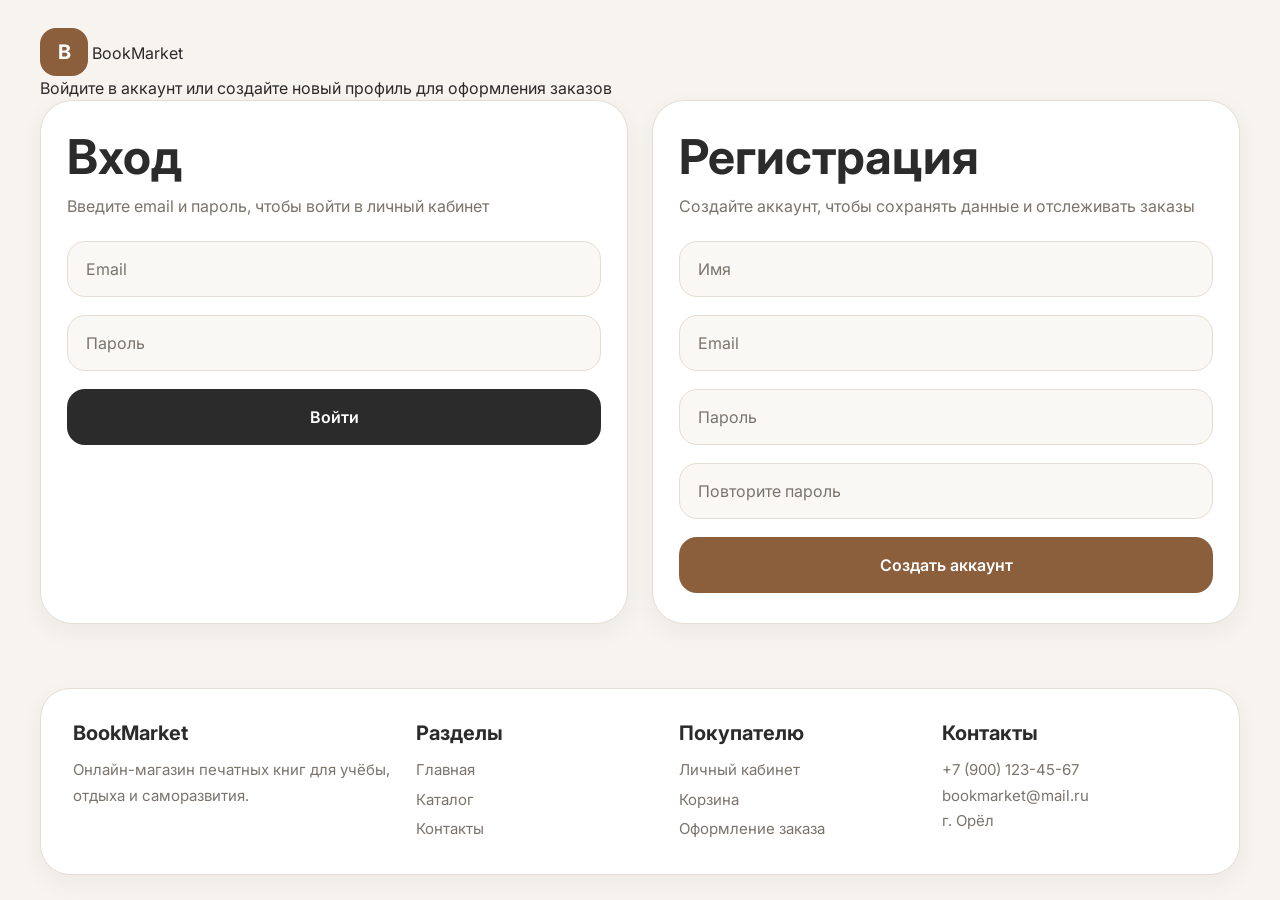
<file: account.html>
<!DOCTYPE html>

<html lang="ru">

<head>
    <meta charset="utf-8" />
    <meta content="width=device-width, initial-scale=1.0" name="viewport" />
    <meta content="Вход и регистрация в интернет-магазине BookMarket." name="description" />
    <title>Вход / Регистрация - BookMarket</title>
    <link href="https://fonts.googleapis.com" rel="preconnect" />
    <link crossorigin="" href="https://fonts.gstatic.com" rel="preconnect" />
    <link
        href="https://fonts.googleapis.com/css2?family=Inter:ital,opsz,wght@0,14..32,100..900;1,14..32,100..900&amp;display=swap"
        rel="stylesheet" />
    <link href="css/normalize.css" rel="stylesheet" />
    <link href="css/style.css" rel="stylesheet" />
</head>

<body class="page">
    <main class="main auth-main">
        <section class="auth-page">
            <div class="container">
                <div class="auth-page__intro">
                    <a aria-label="BookMarket — перейти на главную" class="auth-brand" href="index.html">
                        <span class="logo__icon">B</span>
                        <span class="auth-brand__text">BookMarket</span>
                    </a>
                    <p class="auth-page__description">
                        Войдите в аккаунт или создайте новый профиль для оформления заказов
                    </p>
                </div>
                <div class="auth-page__grid">
                    <section aria-labelledby="login-title" class="auth-card">
                        <h1 class="auth-card__title" id="login-title">Вход</h1>
                        <p class="auth-card__subtitle">
                            Введите email и пароль, чтобы войти в личный кабинет
                        </p>
                        <form action="#" class="auth-form" method="post">
                            <label class="visually-hidden" for="login-email">Email</label>
                            <input autocomplete="email" class="auth-form__input" id="login-email" name="email"
                                placeholder="Email" required="" type="email" />
                            <label class="visually-hidden" for="login-password">Пароль</label>
                            <input autocomplete="current-password" class="auth-form__input" id="login-password"
                                name="password" placeholder="Пароль" required="" type="password" />
                            <button class="auth-form__button auth-form__button--dark" type="submit">
                                Войти
                            </button>
                        </form>
                    </section>
                    <section aria-labelledby="register-title" class="auth-card">
                        <h2 class="auth-card__title" id="register-title">Регистрация</h2>
                        <p class="auth-card__subtitle">
                            Создайте аккаунт, чтобы сохранять данные и отслеживать заказы
                        </p>
                        <form action="#" class="auth-form" method="post">
                            <label class="visually-hidden" for="register-name">Имя</label>
                            <input autocomplete="name" class="auth-form__input" id="register-name" name="name"
                                placeholder="Имя" required="" type="text" />
                            <label class="visually-hidden" for="register-email">Email</label>
                            <input autocomplete="email" class="auth-form__input" id="register-email" name="email"
                                placeholder="Email" required="" type="email" />
                            <label class="visually-hidden" for="register-password">Пароль</label>
                            <input autocomplete="new-password" class="auth-form__input" id="register-password"
                                name="password" placeholder="Пароль" required="" type="password" />
                            <label class="visually-hidden" for="register-password-repeat">Повторите пароль</label>
                            <input autocomplete="new-password" class="auth-form__input" id="register-password-repeat"
                                name="password-repeat" placeholder="Повторите пароль" required="" type="password" />
                            <button class="auth-form__button auth-form__button--accent" type="submit">
                                Создать аккаунт
                            </button>
                        </form>
                    </section>
                </div>
            </div>
        </section>
    </main>
    <footer class="footer auth-footer">
        <div class="container">
            <div class="footer__container">
                <div class="footer__column">
                    <h3 class="footer__title">BookMarket</h3>
                    <p class="footer__text">
                        Онлайн-магазин печатных книг для учёбы, отдыха и саморазвития.
                    </p>
                </div>
                <div class="footer__column">
                    <h3 class="footer__title">Разделы</h3>
                    <ul class="footer__list">
                        <li class="footer__item">
                            <a class="footer__link" href="index.html">Главная</a>
                        </li>
                        <li class="footer__item">
                            <a class="footer__link" href="catalog.html">Каталог</a>
                        </li>
                        <li class="footer__item">
                            <a class="footer__link" href="contacts.php">Контакты</a>
                        </li>
                    </ul>
                </div>
                <div class="footer__column">
                    <h3 class="footer__title">Покупателю</h3>
                    <ul class="footer__list">
                        <li class="footer__item">
                            <a class="footer__link js-account-link" href="profile.html">Личный кабинет</a>
                        </li>
                        <li class="footer__item">
                            <a class="footer__link" href="cart.html">Корзина</a>
                        </li>
                        <li class="footer__item">
                            <a class="footer__link js-checkout-link" href="checkout.html">Оформление заказа</a>
                        </li>
                    </ul>
                </div>
                <div class="footer__column">
                    <h3 class="footer__title">Контакты</h3>
                    <address class="footer__address">
                        <a class="footer__link" href="tel:+79001234567">+7 (900) 123-45-67</a><br />
                        <a class="footer__link" href="mailto:bookmarket@mail.ru">bookmarket@mail.ru</a><br />
                        г. Орёл
                    </address>
                </div>
            </div>
        </div>
    </footer>
    <script src="js/books-data.js"></script>
    <script src="js/main.js"></script>
</body>

</html>
</file>
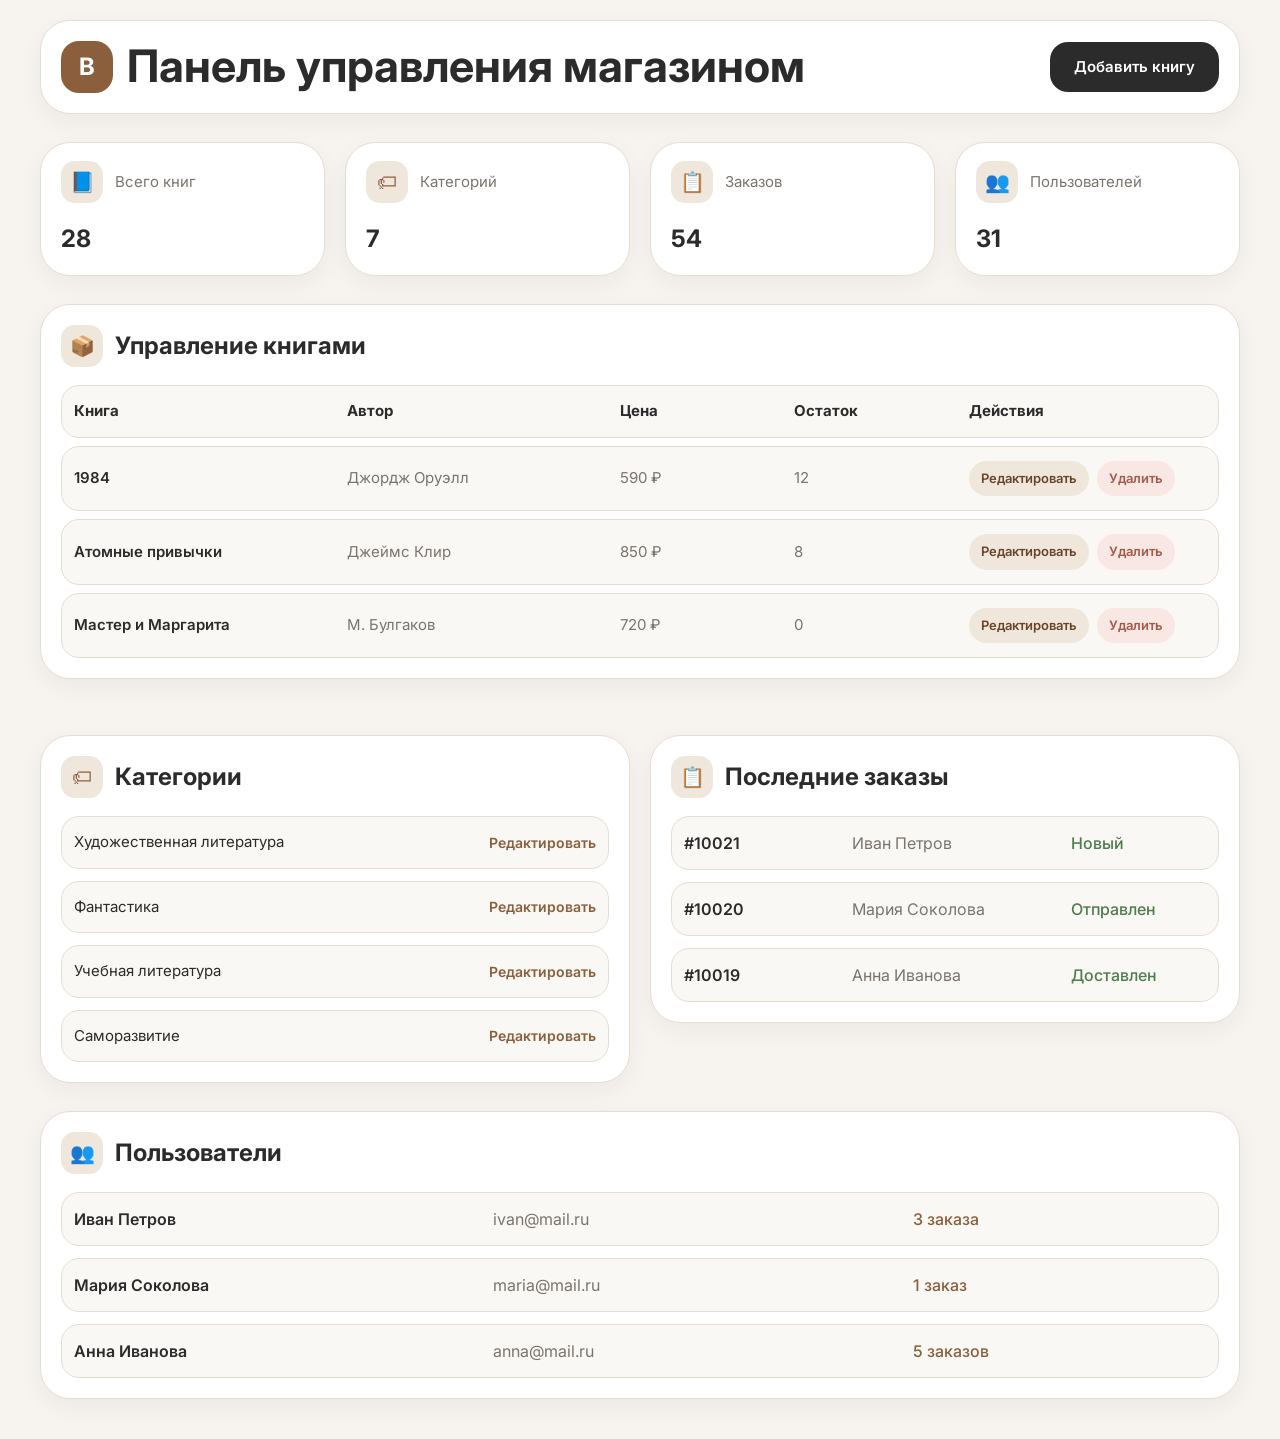
<file: admin.html>
<!DOCTYPE html>

<html lang="ru">

<head>
    <meta charset="utf-8" />
    <meta content="width=device-width, initial-scale=1.0" name="viewport" />
    <meta content="Админ-панель интернет-магазина BookMarket." name="description" />
    <title>Админ-панель - BookMarket</title>
    <link href="https://fonts.googleapis.com" rel="preconnect" />
    <link crossorigin="" href="https://fonts.gstatic.com" rel="preconnect" />
    <link
        href="https://fonts.googleapis.com/css2?family=Inter:ital,opsz,wght@0,14..32,100..900;1,14..32,100..900&amp;display=swap"
        rel="stylesheet" />
    <link href="css/normalize.css" rel="stylesheet" />
    <link href="css/style.css" rel="stylesheet" />
</head>

<body class="page">
    <main class="main admin-page">
        <div class="container">
            <section aria-labelledby="admin-title" class="admin-topbar">
                <div class="admin-topbar__brand">
                    <div class="admin-topbar__logo">B</div>
                    <div class="admin-topbar__content">
                        <h1 class="admin-topbar__title" id="admin-title">Панель управления магазином</h1>
                    </div>
                </div>
                <button class="btn btn--primary admin-topbar__button" type="button">
                    Добавить книгу
                </button>
            </section>
            <section aria-label="Статистика магазина" class="admin-stats">
                <article class="admin-stat-card">
                    <div class="admin-stat-card__head">
                        <span aria-hidden="true" class="admin-stat-card__icon">📘</span>
                        <span class="admin-stat-card__label">Всего книг</span>
                    </div>
                    <p class="admin-stat-card__value">28</p>
                </article>
                <article class="admin-stat-card">
                    <div class="admin-stat-card__head">
                        <span aria-hidden="true" class="admin-stat-card__icon">🏷</span>
                        <span class="admin-stat-card__label">Категорий</span>
                    </div>
                    <p class="admin-stat-card__value">7</p>
                </article>
                <article class="admin-stat-card">
                    <div class="admin-stat-card__head">
                        <span aria-hidden="true" class="admin-stat-card__icon">📋</span>
                        <span class="admin-stat-card__label">Заказов</span>
                    </div>
                    <p class="admin-stat-card__value">54</p>
                </article>
                <article class="admin-stat-card">
                    <div class="admin-stat-card__head">
                        <span aria-hidden="true" class="admin-stat-card__icon">👥</span>
                        <span class="admin-stat-card__label">Пользователей</span>
                    </div>
                    <p class="admin-stat-card__value">31</p>
                </article>
            </section>
            <section aria-labelledby="admin-books-title" class="admin-panel">
                <div class="admin-section-heading">
                    <span aria-hidden="true" class="admin-section-heading__icon">📦</span>
                    <h2 class="admin-section-heading__title" id="admin-books-title">Управление книгами</h2>
                </div>
                <div class="admin-table">
                    <div class="admin-table__head">
                        <div>Книга</div>
                        <div>Автор</div>
                        <div>Цена</div>
                        <div>Остаток</div>
                        <div>Действия</div>
                    </div>
                    <article class="admin-table__row">
                        <div class="admin-table__cell admin-table__cell--title">1984</div>
                        <div class="admin-table__cell">Джордж Оруэлл</div>
                        <div class="admin-table__cell">590 ₽</div>
                        <div class="admin-table__cell">12</div>
                        <div class="admin-table__cell admin-table__actions">
                            <button class="admin-action admin-action--edit" type="button">Редактировать</button>
                            <button class="admin-action admin-action--delete" type="button">Удалить</button>
                        </div>
                    </article>
                    <article class="admin-table__row">
                        <div class="admin-table__cell admin-table__cell--title">Атомные привычки</div>
                        <div class="admin-table__cell">Джеймс Клир</div>
                        <div class="admin-table__cell">850 ₽</div>
                        <div class="admin-table__cell">8</div>
                        <div class="admin-table__cell admin-table__actions">
                            <button class="admin-action admin-action--edit" type="button">Редактировать</button>
                            <button class="admin-action admin-action--delete" type="button">Удалить</button>
                        </div>
                    </article>
                    <article class="admin-table__row">
                        <div class="admin-table__cell admin-table__cell--title">Мастер и Маргарита</div>
                        <div class="admin-table__cell">М. Булгаков</div>
                        <div class="admin-table__cell">720 ₽</div>
                        <div class="admin-table__cell">0</div>
                        <div class="admin-table__cell admin-table__actions">
                            <button class="admin-action admin-action--edit" type="button">Редактировать</button>
                            <button class="admin-action admin-action--delete" type="button">Удалить</button>
                        </div>
                    </article>
                </div>
            </section>
            <div class="admin-grid">
                <section aria-labelledby="admin-categories-title" class="admin-panel">
                    <div class="admin-section-heading">
                        <span aria-hidden="true" class="admin-section-heading__icon">🏷</span>
                        <h2 class="admin-section-heading__title" id="admin-categories-title">Категории</h2>
                    </div>
                    <div class="admin-list">
                        <article class="admin-list__row">
                            <span class="admin-list__main">Художественная литература</span>
                            <button class="admin-list__link" type="button">Редактировать</button>
                        </article>
                        <article class="admin-list__row">
                            <span class="admin-list__main">Фантастика</span>
                            <button class="admin-list__link" type="button">Редактировать</button>
                        </article>
                        <article class="admin-list__row">
                            <span class="admin-list__main">Учебная литература</span>
                            <button class="admin-list__link" type="button">Редактировать</button>
                        </article>
                        <article class="admin-list__row">
                            <span class="admin-list__main">Саморазвитие</span>
                            <button class="admin-list__link" type="button">Редактировать</button>
                        </article>
                    </div>
                </section>
                <section aria-labelledby="admin-orders-title" class="admin-panel">
                    <div class="admin-section-heading">
                        <span aria-hidden="true" class="admin-section-heading__icon">📋</span>
                        <h2 class="admin-section-heading__title" id="admin-orders-title">Последние заказы</h2>
                    </div>
                    <div class="admin-orders">
                        <article class="admin-orders__row">
                            <span class="admin-orders__id">#10021</span>
                            <span class="admin-orders__user">Иван Петров</span>
                            <span class="admin-orders__status">Новый</span>
                        </article>
                        <article class="admin-orders__row">
                            <span class="admin-orders__id">#10020</span>
                            <span class="admin-orders__user">Мария Соколова</span>
                            <span class="admin-orders__status">Отправлен</span>
                        </article>
                        <article class="admin-orders__row">
                            <span class="admin-orders__id">#10019</span>
                            <span class="admin-orders__user">Анна Иванова</span>
                            <span class="admin-orders__status">Доставлен</span>
                        </article>
                    </div>
                </section>
            </div>
            <section aria-labelledby="admin-users-title" class="admin-panel">
                <div class="admin-section-heading">
                    <span aria-hidden="true" class="admin-section-heading__icon">👥</span>
                    <h2 class="admin-section-heading__title" id="admin-users-title">Пользователи</h2>
                </div>
                <div class="admin-users">
                    <article class="admin-users__row">
                        <span class="admin-users__name">Иван Петров</span>
                        <span class="admin-users__email">ivan@mail.ru</span>
                        <span class="admin-users__orders">3 заказа</span>
                    </article>
                    <article class="admin-users__row">
                        <span class="admin-users__name">Мария Соколова</span>
                        <span class="admin-users__email">maria@mail.ru</span>
                        <span class="admin-users__orders">1 заказ</span>
                    </article>
                    <article class="admin-users__row">
                        <span class="admin-users__name">Анна Иванова</span>
                        <span class="admin-users__email">anna@mail.ru</span>
                        <span class="admin-users__orders">5 заказов</span>
                    </article>
                </div>
            </section>
        </div>
    </main>
    <script src="js/books-data.js"></script>
    <script src="js/main.js"></script>
</body>

</html>
</file>
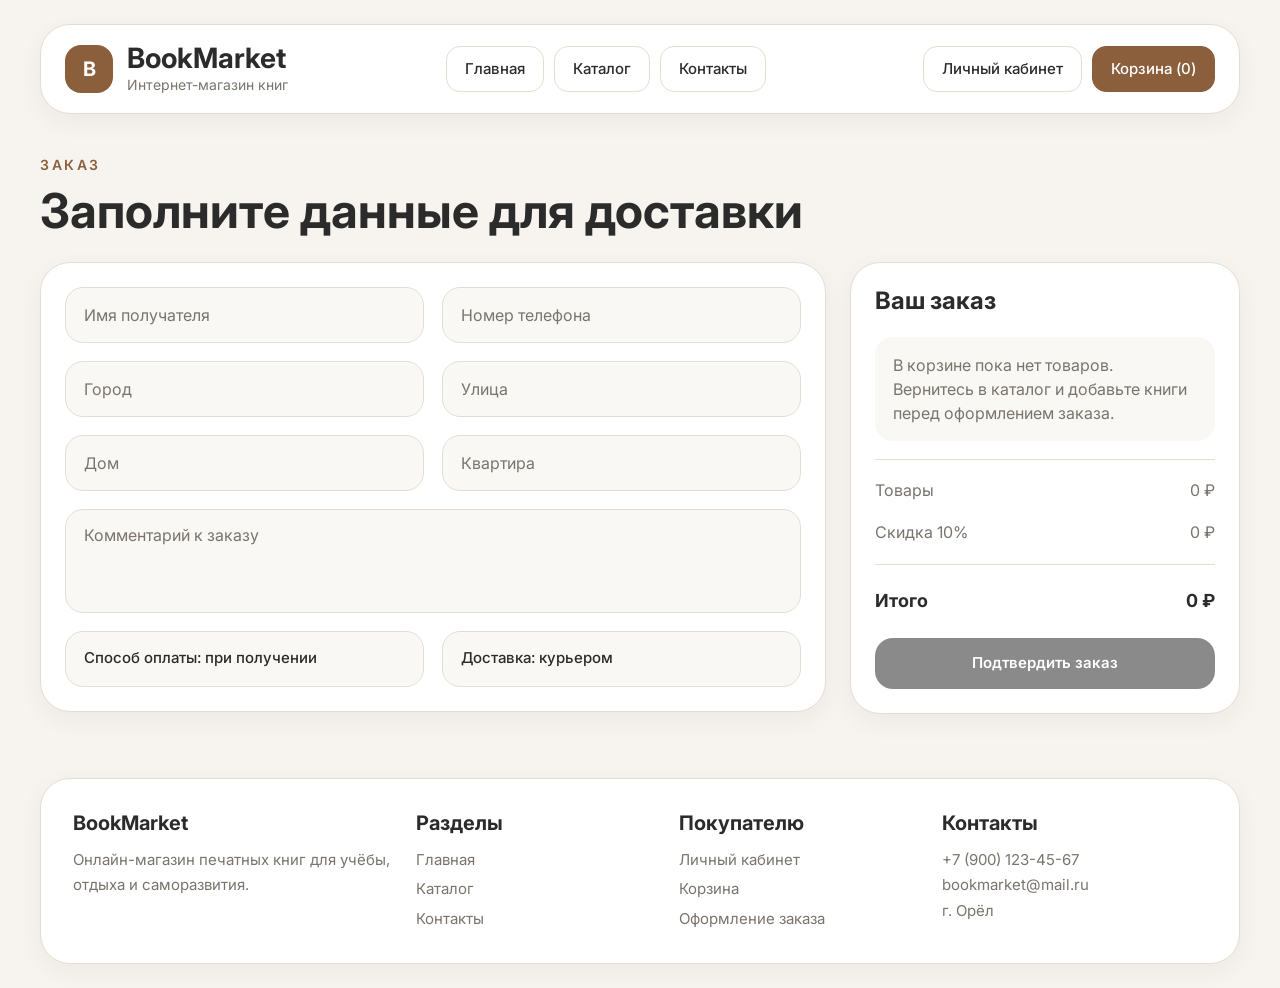
<file: checkout.html>
<!DOCTYPE html>

<html lang="ru">

<head>
    <meta charset="utf-8" />
    <meta content="width=device-width, initial-scale=1.0" name="viewport" />
    <meta content="Оформление заказа в интернет-магазине BookMarket." name="description" />
    <title>Оформление заказа - BookMarket</title>
    <link href="https://fonts.googleapis.com" rel="preconnect" />
    <link crossorigin="" href="https://fonts.gstatic.com" rel="preconnect" />
    <link
        href="https://fonts.googleapis.com/css2?family=Inter:ital,opsz,wght@0,14..32,100..900;1,14..32,100..900&amp;display=swap"
        rel="stylesheet" />
    <link href="css/normalize.css" rel="stylesheet" />
    <link href="css/style.css" rel="stylesheet" />
</head>

<body class="page">
    <header class="header">
        <div class="container">
            <div class="header__container">
                <a aria-label="BookMarket — перейти на главную" class="logo" href="index.html">
                    <span class="logo__icon">B</span>
                    <span class="logo__content">
                        <span class="logo__text">BookMarket</span>
                        <span class="logo__subtitle">Интернет-магазин книг</span>
                    </span>
                </a>
                <nav aria-label="Основная навигация" class="nav">
                    <ul class="nav__list">
                        <li class="nav__item">
                            <a class="nav__link" href="index.html">Главная</a>
                        </li>
                        <li class="nav__item">
                            <a class="nav__link" href="catalog.html">Каталог</a>
                        </li>
                        <li class="nav__item">
                            <a class="nav__link" href="contacts.php">Контакты</a>
                        </li>
                    </ul>
                </nav>
                <div class="user-nav">
                    <a class="user-nav__link js-account-link" href="profile.php">Личный кабинет</a>
                    <a class="user-nav__link user-nav__link--accent" href="cart.html">
                        Корзина (<span class="cart-count">0</span>)
                    </a>
                </div>
            </div>
        </div>
    </header>
    <main class="main">
        <section aria-labelledby="checkout-title" class="checkout-page">
            <div class="container">
                <p class="checkout-page__eyebrow">Заказ</p>
                <h1 class="checkout-page__title" id="checkout-title">
                    Заполните данные для доставки
                </h1>
                <div class="checkout-layout">
                    <section aria-labelledby="delivery-title" class="checkout-form-card">
                        <h2 class="visually-hidden" id="delivery-title">Данные для доставки</h2>
                        <form action="#" class="checkout-form" id="checkout-form" method="post" novalidate="novalidate">
                            <div aria-live="polite" class="checkout-form__success"></div>
                            <div class="checkout-form__group">
                                <label class="visually-hidden" for="checkout-name">Имя получателя</label>
                                <input autocomplete="name" class="checkout-form__input" id="checkout-name" name="name"
                                    placeholder="Имя получателя" required="" type="text" />
                            </div>
                            <div class="checkout-form__group">
                                <label class="visually-hidden" for="checkout-phone">Номер телефона</label>
                                <input autocomplete="tel" class="checkout-form__input" id="checkout-phone" name="phone"
                                    placeholder="Номер телефона" required="" type="tel" />
                            </div>
                            <div class="checkout-form__group">
                                <label class="visually-hidden" for="checkout-city">Город</label>
                                <input autocomplete="address-level2" class="checkout-form__input" id="checkout-city"
                                    name="city" placeholder="Город" required="" type="text" />
                            </div>
                            <div class="checkout-form__group">
                                <label class="visually-hidden" for="checkout-street">Улица</label>
                                <input autocomplete="street-address" class="checkout-form__input" id="checkout-street"
                                    name="street" placeholder="Улица" required="" type="text" />
                            </div>
                            <div class="checkout-form__group">
                                <label class="visually-hidden" for="checkout-house">Дом</label>
                                <input class="checkout-form__input" id="checkout-house" name="house" placeholder="Дом"
                                    required="" type="text" />
                            </div>
                            <div class="checkout-form__group">
                                <label class="visually-hidden" for="checkout-flat">Квартира</label>
                                <input class="checkout-form__input" id="checkout-flat" name="flat"
                                    placeholder="Квартира" type="text" />
                            </div>
                            <div class="checkout-form__group checkout-form__group--full">
                                <label class="visually-hidden" for="checkout-comment">Комментарий к заказу</label>
                                <textarea class="checkout-form__textarea" id="checkout-comment" name="comment"
                                    placeholder="Комментарий к заказу"></textarea>
                            </div>
                            <div class="checkout-options">
                                <div class="checkout-option">Способ оплаты: при получении</div>
                                <div class="checkout-option">Доставка: курьером</div>
                            </div>
                        </form>
                    </section>
                    <aside class="checkout-summary">
                        <h2 class="checkout-summary__title">Ваш заказ</h2>
                        <div class="checkout-summary__rows" id="checkout-summary-items">
                            <div class="checkout-summary__row checkout-summary__row--accent"><span>Товары</span><span
                                    id="checkout-subtotal">0 ₽</span></div>
                            <div class="checkout-summary__row"><span>Скидка 10%</span><span id="checkout-discount">0
                                    ₽</span></div>
                        </div>
                        <div class="checkout-summary__total">
                            <span>Итого</span>
                            <span id="checkout-total">0 ₽</span>
                        </div>
                        <button class="btn btn--primary checkout-summary__button" form="checkout-form"
                            id="checkout-submit" type="submit">
                            Подтвердить заказ
                        </button>
                    </aside>
                </div>
            </div>
        </section>
    </main>
    <footer class="footer">
        <div class="container">
            <div class="footer__container">
                <div class="footer__column">
                    <h3 class="footer__title">BookMarket</h3>
                    <p class="footer__text">
                        Онлайн-магазин печатных книг для учёбы, отдыха и саморазвития.
                    </p>
                </div>
                <div class="footer__column">
                    <h3 class="footer__title">Разделы</h3>
                    <ul class="footer__list">
                        <li class="footer__item">
                            <a class="footer__link" href="index.html">Главная</a>
                        </li>
                        <li class="footer__item">
                            <a class="footer__link" href="catalog.html">Каталог</a>
                        </li>
                        <li class="footer__item">
                            <a class="footer__link" href="contacts.php">Контакты</a>
                        </li>
                    </ul>
                </div>
                <div class="footer__column">
                    <h3 class="footer__title">Покупателю</h3>
                    <ul class="footer__list">
                        <li class="footer__item">
                            <a class="footer__link js-account-link" href="profile.php">Личный кабинет</a>
                        </li>
                        <li class="footer__item">
                            <a class="footer__link" href="cart.html">Корзина</a>
                        </li>
                        <li class="footer__item">
                            <a class="footer__link js-checkout-link" href="checkout.html">Оформление заказа</a>
                        </li>
                    </ul>
                </div>
                <div class="footer__column">
                    <h3 class="footer__title">Контакты</h3>
                    <address class="footer__address">
                        <a class="footer__link" href="tel:+79001234567">+7 (900) 123-45-67</a><br />
                        <a class="footer__link" href="mailto:bookmarket@mail.ru">bookmarket@mail.ru</a><br />
                        г. Орёл
                    </address>
                </div>
            </div>
        </div>
    </footer>
    <script src="js/books-data.js"></script>
    <script src="js/main.js"></script>
</body>

</html>
</file>
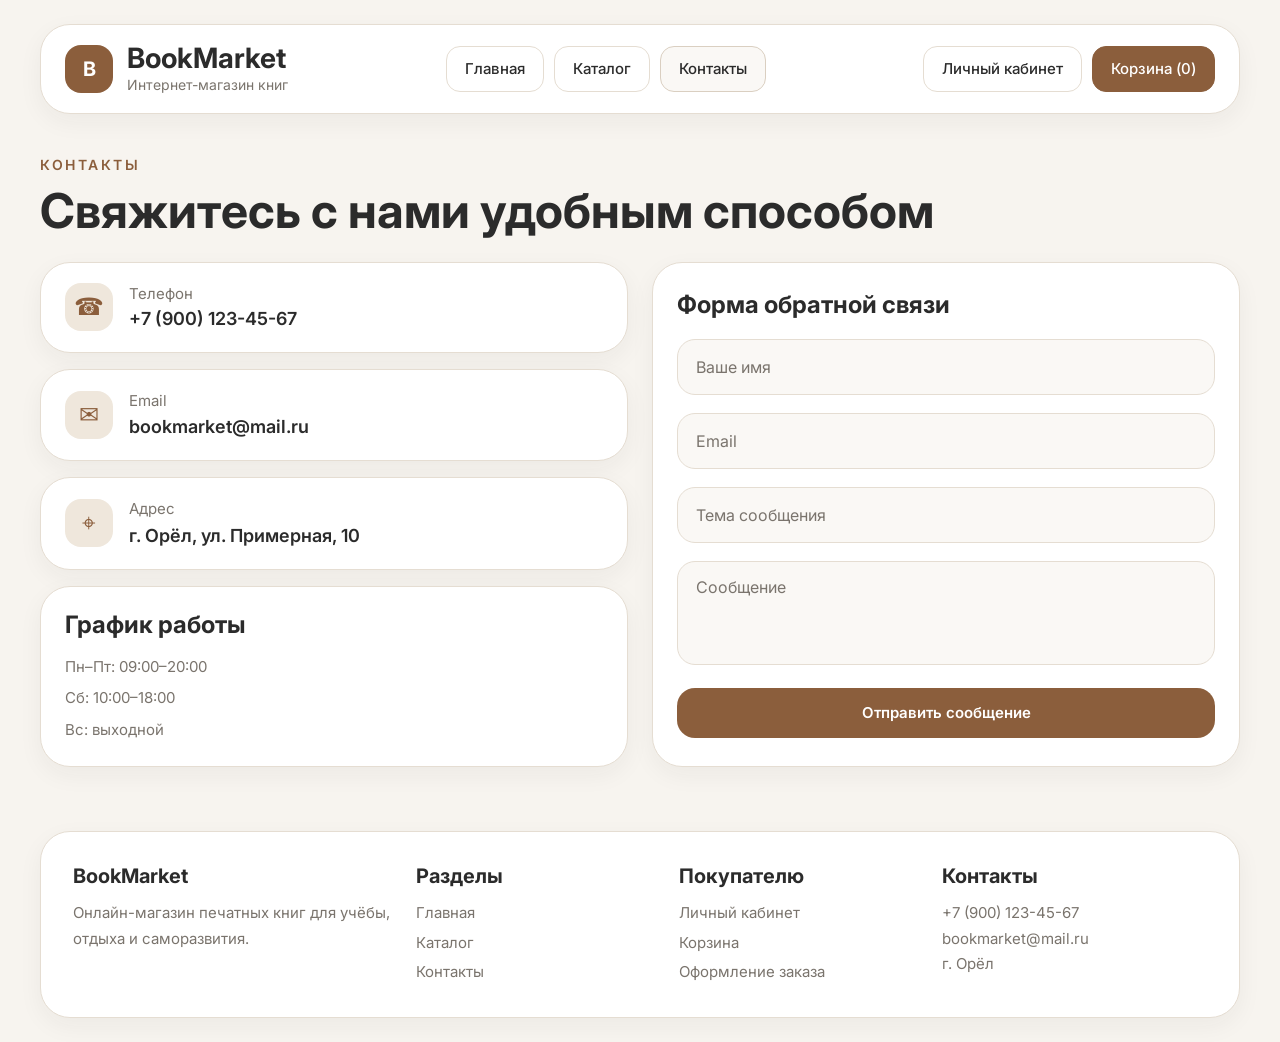
<file: contacts.html>
<!DOCTYPE html>

<html lang="ru">

<head>
    <meta charset="utf-8" />
    <meta content="width=device-width, initial-scale=1.0" name="viewport" />
    <meta content="Контакты интернет-магазина BookMarket." name="description" />
    <title>Контакты - BookMarket</title>
    <link href="https://fonts.googleapis.com" rel="preconnect" />
    <link crossorigin="" href="https://fonts.gstatic.com" rel="preconnect" />
    <link
        href="https://fonts.googleapis.com/css2?family=Inter:ital,opsz,wght@0,14..32,100..900;1,14..32,100..900&amp;display=swap"
        rel="stylesheet" />
    <link href="css/normalize.css" rel="stylesheet" />
    <link href="css/style.css" rel="stylesheet" />
</head>

<body class="page">
    <header class="header">
        <div class="container">
            <div class="header__container">
                <a aria-label="BookMarket — перейти на главную" class="logo" href="index.html">
                    <span class="logo__icon">B</span>
                    <span class="logo__content">
                        <span class="logo__text">BookMarket</span>
                        <span class="logo__subtitle">Интернет-магазин книг</span>
                    </span>
                </a>
                <nav aria-label="Основная навигация" class="nav">
                    <ul class="nav__list">
                        <li class="nav__item">
                            <a class="nav__link" href="index.html">Главная</a>
                        </li>
                        <li class="nav__item">
                            <a class="nav__link" href="catalog.html">Каталог</a>
                        </li>
                        <li class="nav__item">
                            <a class="nav__link nav__link--active" href="contacts.html">Контакты</a>
                        </li>
                    </ul>
                </nav>
                <div class="user-nav">
                    <a class="user-nav__link js-account-link" href="profile.html">Личный кабинет</a>
                    <a class="user-nav__link user-nav__link--accent" href="cart.html">
                        Корзина (<span class="cart-count">0</span>)
                    </a>
                </div>
            </div>
        </div>
    </header>
    <main class="main">
        <section aria-labelledby="contacts-title" class="contacts-page">
            <div class="container">
                <p class="contacts-page__eyebrow">Контакты</p>
                <h1 class="contacts-page__title" id="contacts-title">
                    Свяжитесь с нами удобным способом
                </h1>
                <div class="contacts-layout">
                    <div class="contacts-info">
                        <article class="contact-card">
                            <div class="contact-card__row">
                                <span aria-hidden="true" class="contact-card__icon">☎</span>
                                <div class="contact-card__content">
                                    <p class="contact-card__label">Телефон</p>
                                    <a class="contact-card__value" href="tel:+79001234567">+7 (900) 123-45-67</a>
                                </div>
                            </div>
                        </article>
                        <article class="contact-card">
                            <div class="contact-card__row">
                                <span aria-hidden="true" class="contact-card__icon">✉</span>
                                <div class="contact-card__content">
                                    <p class="contact-card__label">Email</p>
                                    <a class="contact-card__value"
                                        href="mailto:bookmarket@mail.ru">bookmarket@mail.ru</a>
                                </div>
                            </div>
                        </article>
                        <article class="contact-card">
                            <div class="contact-card__row">
                                <span aria-hidden="true" class="contact-card__icon">⌖</span>
                                <div class="contact-card__content">
                                    <p class="contact-card__label">Адрес</p>
                                    <p class="contact-card__value">г. Орёл, ул. Примерная, 10</p>
                                </div>
                            </div>
                        </article>
                        <article class="contact-card contact-card--schedule">
                            <h2 class="contact-card__title">График работы</h2>
                            <div class="contact-schedule">
                                <p class="contact-schedule__item">Пн–Пт: 09:00–20:00</p>
                                <p class="contact-schedule__item">Сб: 10:00–18:00</p>
                                <p class="contact-schedule__item">Вс: выходной</p>
                            </div>
                        </article>
                    </div>
                    <section aria-labelledby="feedback-title" class="contact-form-card">
                        <h2 class="contact-form-card__title" id="feedback-title">Форма обратной связи</h2>
                        <form action="#" class="contact-form" method="post" novalidate="novalidate">
                            <div aria-live="polite" class="contact-form__success"></div>
                            <div class="contact-form__group"><label class="visually-hidden" for="contact-name">Ваше
                                    имя</label><input autocomplete="name" class="contact-form__input" id="contact-name"
                                    name="name" placeholder="Ваше имя" required="" type="text" /></div>
                            <div class="contact-form__group"><label class="visually-hidden"
                                    for="contact-email">Email</label><input autocomplete="email"
                                    class="contact-form__input" id="contact-email" name="email" placeholder="Email"
                                    required="" type="email" /></div>
                            <div class="contact-form__group"><label class="visually-hidden" for="contact-subject">Тема
                                    сообщения</label><input class="contact-form__input" id="contact-subject"
                                    name="subject" placeholder="Тема сообщения" required="" type="text" /></div>
                            <div class="contact-form__group"><label class="visually-hidden"
                                    for="contact-message">Сообщение</label><textarea class="contact-form__textarea"
                                    id="contact-message" name="message" placeholder="Сообщение" required=""></textarea>
                            </div>
                            <button class="btn btn--accent contact-form__button" type="submit">
                                Отправить сообщение
                            </button>
                        </form>
                    </section>
                </div>
            </div>
        </section>
    </main>
    <footer class="footer">
        <div class="container">
            <div class="footer__container">
                <div class="footer__column">
                    <h3 class="footer__title">BookMarket</h3>
                    <p class="footer__text">
                        Онлайн-магазин печатных книг для учёбы, отдыха и саморазвития.
                    </p>
                </div>
                <div class="footer__column">
                    <h3 class="footer__title">Разделы</h3>
                    <ul class="footer__list">
                        <li class="footer__item">
                            <a class="footer__link" href="index.html">Главная</a>
                        </li>
                        <li class="footer__item">
                            <a class="footer__link" href="catalog.html">Каталог</a>
                        </li>
                        <li class="footer__item">
                            <a class="footer__link" href="contacts.html">Контакты</a>
                        </li>
                    </ul>
                </div>
                <div class="footer__column">
                    <h3 class="footer__title">Покупателю</h3>
                    <ul class="footer__list">
                        <li class="footer__item">
                            <a class="footer__link js-account-link" href="profile.html">Личный кабинет</a>
                        </li>
                        <li class="footer__item">
                            <a class="footer__link" href="cart.html">Корзина</a>
                        </li>
                        <li class="footer__item">
                            <a class="footer__link js-checkout-link" href="checkout.html">Оформление заказа</a>
                        </li>
                    </ul>
                </div>
                <div class="footer__column">
                    <h3 class="footer__title">Контакты</h3>
                    <address class="footer__address">
                        <a class="footer__link" href="tel:+79001234567">+7 (900) 123-45-67</a><br />
                        <a class="footer__link" href="mailto:bookmarket@mail.ru">bookmarket@mail.ru</a><br />
                        г. Орёл
                    </address>
                </div>
            </div>
        </div>
    </footer>
    <script src="js/books-data.js"></script>
    <script src="js/main.js"></script>
</body>

</html>
</file>
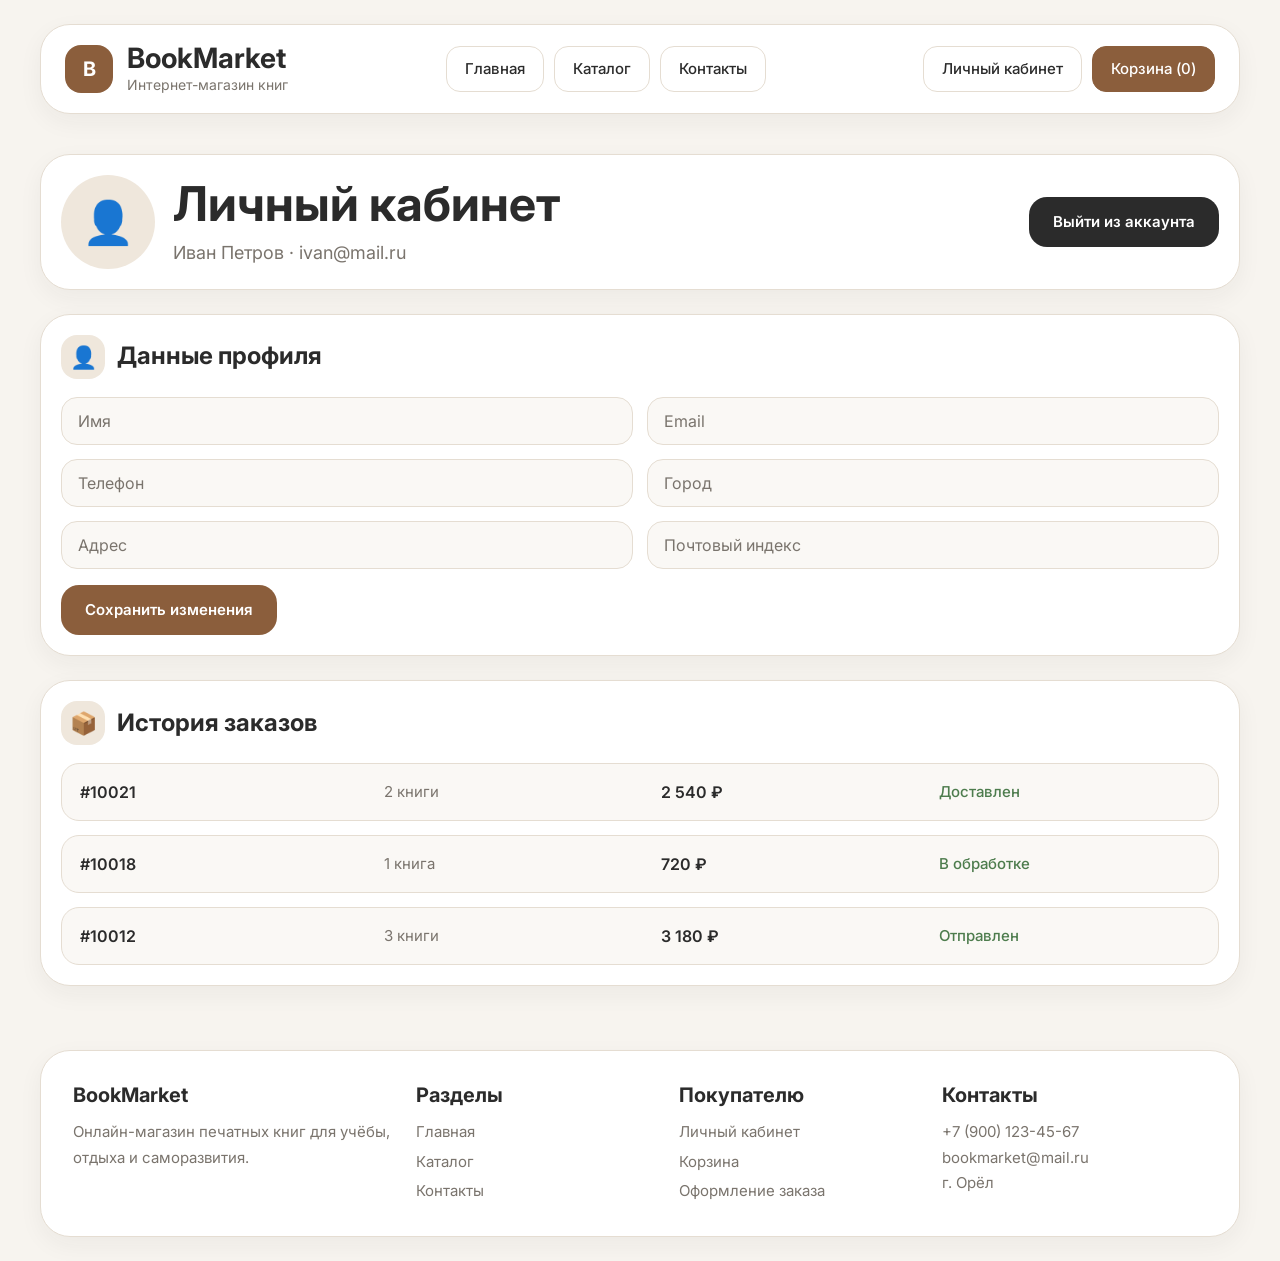
<file: profile.html>
<!DOCTYPE html>

<html lang="ru">

<head>
    <meta charset="utf-8" />
    <meta content="width=device-width, initial-scale=1.0" name="viewport" />
    <meta content="Личный кабинет пользователя BookMarket." name="description" />
    <title>Личный кабинет - BookMarket</title>
    <link href="https://fonts.googleapis.com" rel="preconnect" />
    <link crossorigin="" href="https://fonts.gstatic.com" rel="preconnect" />
    <link
        href="https://fonts.googleapis.com/css2?family=Inter:ital,opsz,wght@0,14..32,100..900;1,14..32,100..900&amp;display=swap"
        rel="stylesheet" />
    <link href="css/normalize.css" rel="stylesheet" />
    <link href="css/style.css" rel="stylesheet" />
</head>

<body class="page">
    <header class="header">
        <div class="container">
            <div class="header__container">
                <a aria-label="BookMarket — перейти на главную" class="logo" href="index.html">
                    <span class="logo__icon">B</span>
                    <span class="logo__content">
                        <span class="logo__text">BookMarket</span>
                        <span class="logo__subtitle">Интернет-магазин книг</span>
                    </span>
                </a>
                <nav aria-label="Основная навигация" class="nav">
                    <ul class="nav__list">
                        <li class="nav__item">
                            <a class="nav__link" href="index.html">Главная</a>
                        </li>
                        <li class="nav__item">
                            <a class="nav__link" href="catalog.html">Каталог</a>
                        </li>
                        <li class="nav__item">
                            <a class="nav__link" href="contacts.php">Контакты</a>
                        </li>
                    </ul>
                </nav>
                <div class="user-nav">
                    <a class="user-nav__link js-account-link" href="profile.html">Личный кабинет</a>
                    <a class="user-nav__link user-nav__link--accent" href="cart.html">
                        Корзина (<span class="cart-count">0</span>)
                    </a>
                </div>
            </div>
        </div>
    </header>
    <main class="main">
        <section aria-labelledby="profile-title" class="profile-page">
            <div class="container">
                <div class="profile-hero">
                    <div class="profile-hero__info">
                        <div aria-hidden="true" class="profile-hero__avatar">👤</div>
                        <div class="profile-hero__content">
                            <h1 class="profile-hero__title" id="profile-title">Личный кабинет</h1>
                            <p class="profile-hero__text">Иван Петров · ivan@mail.ru</p>
                        </div>
                    </div>
                    <button class="btn btn--primary profile-hero__button" type="button">
                        Выйти из аккаунта
                    </button>
                </div>
                <section aria-labelledby="profile-data-title" class="profile-card">
                    <div class="profile-section-heading">
                        <span aria-hidden="true" class="profile-section-heading__icon">👤</span>
                        <h2 class="profile-section-heading__title" id="profile-data-title">Данные профиля</h2>
                    </div>
                    <form action="#" class="profile-form" id="profile-form" method="post">
                        <label class="visually-hidden" for="profile-name">Имя</label>
                        <input autocomplete="name" class="profile-form__input" id="profile-name" name="name"
                            placeholder="Имя" type="text" />
                        <label class="visually-hidden" for="profile-email">Email</label>
                        <input autocomplete="email" class="profile-form__input" id="profile-email" name="email"
                            placeholder="Email" type="email" />
                        <label class="visually-hidden" for="profile-phone">Телефон</label>
                        <input autocomplete="tel" class="profile-form__input" id="profile-phone" name="phone"
                            placeholder="Телефон" type="tel" />
                        <label class="visually-hidden" for="profile-city">Город</label>
                        <input autocomplete="address-level2" class="profile-form__input" id="profile-city" name="city"
                            placeholder="Город" type="text" />
                        <label class="visually-hidden" for="profile-address">Адрес</label>
                        <input autocomplete="street-address" class="profile-form__input" id="profile-address"
                            name="address" placeholder="Адрес" type="text" />
                        <label class="visually-hidden" for="profile-postcode">Почтовый индекс</label>
                        <input autocomplete="postal-code" class="profile-form__input" id="profile-postcode"
                            name="postcode" placeholder="Почтовый индекс" type="text" />
                    </form>
                    <button class="btn btn--accent profile-form__button" form="profile-form" type="submit">
                        Сохранить изменения
                    </button>
                </section>
                <section aria-labelledby="profile-orders-title" class="profile-card">
                    <div class="profile-section-heading">
                        <span aria-hidden="true" class="profile-section-heading__icon">📦</span>
                        <h2 class="profile-section-heading__title" id="profile-orders-title">История заказов</h2>
                    </div>
                    <div class="orders-list">
                        <article class="order-row">
                            <div class="order-row__id">#10021</div>
                            <div class="order-row__count">2 книги</div>
                            <div class="order-row__price">2 540 ₽</div>
                            <div class="order-row__status">Доставлен</div>
                        </article>
                        <article class="order-row">
                            <div class="order-row__id">#10018</div>
                            <div class="order-row__count">1 книга</div>
                            <div class="order-row__price">720 ₽</div>
                            <div class="order-row__status">В обработке</div>
                        </article>
                        <article class="order-row">
                            <div class="order-row__id">#10012</div>
                            <div class="order-row__count">3 книги</div>
                            <div class="order-row__price">3 180 ₽</div>
                            <div class="order-row__status">Отправлен</div>
                        </article>
                    </div>
                </section>
            </div>
        </section>
    </main>
    <footer class="footer">
        <div class="container">
            <div class="footer__container">
                <div class="footer__column">
                    <h3 class="footer__title">BookMarket</h3>
                    <p class="footer__text">
                        Онлайн-магазин печатных книг для учёбы, отдыха и саморазвития.
                    </p>
                </div>
                <div class="footer__column">
                    <h3 class="footer__title">Разделы</h3>
                    <ul class="footer__list">
                        <li class="footer__item">
                            <a class="footer__link" href="index.html">Главная</a>
                        </li>
                        <li class="footer__item">
                            <a class="footer__link" href="catalog.html">Каталог</a>
                        </li>
                        <li class="footer__item">
                            <a class="footer__link" href="contacts.php">Контакты</a>
                        </li>
                    </ul>
                </div>
                <div class="footer__column">
                    <h3 class="footer__title">Покупателю</h3>
                    <ul class="footer__list">
                        <li class="footer__item">
                            <a class="footer__link js-account-link" href="profile.html">Личный кабинет</a>
                        </li>
                        <li class="footer__item">
                            <a class="footer__link" href="cart.html">Корзина</a>
                        </li>
                        <li class="footer__item">
                            <a class="footer__link js-checkout-link" href="checkout.html">Оформление заказа</a>
                        </li>
                    </ul>
                </div>
                <div class="footer__column">
                    <h3 class="footer__title">Контакты</h3>
                    <address class="footer__address">
                        <a class="footer__link" href="tel:+79001234567">+7 (900) 123-45-67</a><br />
                        <a class="footer__link" href="mailto:bookmarket@mail.ru">bookmarket@mail.ru</a><br />
                        г. Орёл
                    </address>
                </div>
            </div>
        </div>
    </footer>
    <script src="js/books-data.js"></script>
    <script src="js/main.js"></script>
</body>

</html>
</file>
<file: css/style.css>
* {
    margin: 0;
    padding: 0;
    box-sizing: border-box;
}

:root {
    --color-primary: #8B5E3C;
    --color-primary-dark: #6A4428;
    --color-bg: #F7F4EF;
    --color-surface: #FFFFFF;
    --color-surface-soft: #FAF8F5;
    --color-soft-beige: #EFE7DC;
    --color-hero: #D9C3AA;
    --color-dark: #2B2B2B;
    --color-text-secondary: #7A746D;
    --color-border: #E5DDD2;
    --color-border-strong: #DACFC1;
    --color-success: #4D7C4D;
    --color-success-bg: #EEF6EC;
    --color-error: #A35A4A;
    --color-error-bg: #F8E7E2;
    --color-white: #FFFFFF;

    --font-main: 'Inter', sans-serif;

    --container-width: 1240px;

    --radius-sm: 14px;
    --radius-md: 18px;
    --radius-lg: 26px;
    --radius-xl: 30px;

    --shadow-sm: 0 8px 24px rgba(43, 43, 43, 0.05);
    --shadow-md: 0 12px 32px rgba(43, 43, 43, 0.06);

    --transition: 0.25s ease;
}

html {
    scroll-behavior: smooth;
}

body.page {
    font-family: var(--font-main);
    color: var(--color-dark);
    background-color: var(--color-bg);
    line-height: 1.5;
}

a {
    color: inherit;
    text-decoration: none;
}

ul {
    list-style: none;
}

button,
input,
select {
    font: inherit;
}

button {
    cursor: pointer;
}

img {
    max-width: 100%;
    height: auto;
    display: block;
}

.container {
    max-width: var(--container-width);
    margin: 0 auto;
    padding: 0 20px;
}

.visually-hidden {
    position: absolute;
    width: 1px;
    height: 1px;
    margin: -1px;
    padding: 0;
    overflow: hidden;
    white-space: nowrap;
    border: 0;
    clip: rect(0 0 0 0);
    clip-path: inset(100%);
}



.header {
    padding: 24px 0 0;
}

.header__container {
    display: flex;
    align-items: center;
    justify-content: space-between;
    gap: 24px;
    padding: 18px 24px;
    background-color: var(--color-surface);
    border: 1px solid var(--color-border);
    border-radius: var(--radius-xl);
    box-shadow: var(--shadow-sm);
}

.logo {
    display: inline-flex;
    align-items: center;
    gap: 14px;
    flex-shrink: 0;
}

.logo__icon {
    width: 48px;
    height: 48px;
    border-radius: 16px;
    display: inline-flex;
    align-items: center;
    justify-content: center;
    background-color: var(--color-primary);
    color: var(--color-surface);
    font-size: 20px;
    font-weight: 700;
}

.logo__content {
    display: flex;
    flex-direction: column;
}

.logo__text {
    font-size: 28px;
    font-weight: 700;
    line-height: 1.1;
}

.logo__subtitle {
    font-size: 14px;
    color: var(--color-text-secondary);
}

.nav {
    display: flex;
    flex: 1;
    justify-content: center;
}

.nav__list {
    display: flex;
    flex-wrap: wrap;
    gap: 10px;
}

.nav__link {
    display: inline-flex;
    align-items: center;
    justify-content: center;
    padding: 11px 18px;
    border: 1px solid var(--color-border);
    border-radius: var(--radius-sm);
    background-color: var(--color-surface);
    font-size: 15px;
    font-weight: 500;
    transition: background-color var(--transition), color var(--transition), border-color var(--transition), transform var(--transition);
}

.nav__link:hover {
    border-color: var(--color-primary);
    color: var(--color-primary);
    transform: translateY(-2px);
}

.nav__link--active {
    background-color: var(--color-surface-soft);
    border-color: var(--color-border-strong);
}

.user-nav {
    display: flex;
    align-items: center;
    justify-content: center;
    gap: 10px;
    flex-shrink: 0;
}

.user-nav__link {
    display: inline-flex;
    align-items: center;
    justify-content: center;
    padding: 11px 18px;
    border: 1px solid var(--color-border);
    border-radius: var(--radius-sm);
    background-color: var(--color-surface);
    font-size: 15px;
    font-weight: 500;
    transition: background-color var(--transition), color var(--transition), border-color var(--transition), transform var(--transition);
}

.user-nav__link:hover {
    border-color: var(--color-primary);
    color: var(--color-primary);
    transform: translateY(-2px);
}

.user-nav__link--accent {
    background-color: var(--color-primary);
    border-color: var(--color-primary);
    color: var(--color-white);
}

.user-nav__link--accent:hover {
    background-color: var(--color-primary-dark);
    border-color: var(--color-primary-dark);
    color: var(--color-white);
}



.main {
    padding: 40px 0 40px;
}



.btn {
    display: inline-flex;
    align-items: center;
    justify-content: center;
    padding: 14px 24px;
    border-radius: var(--radius-md);
    border: 1px solid transparent;
    font-size: 15px;
    font-weight: 600;
    transition: background-color var(--transition), color var(--transition), border-color var(--transition), transform var(--transition);
}

.btn:hover {
    transform: translateY(-2px);
}

.btn--primary {
    background-color: var(--color-dark);
    color: var(--color-white);
}

.btn--primary:hover {
    background-color: #1f1f1f;
}

.btn--secondary {
    background-color: var(--color-surface-soft);
    border-color: var(--color-primary-dark);
    color: var(--color-primary-dark);
}

.btn--secondary:hover {
    background-color: var(--color-surface);
}

.btn--accent {
    background-color: var(--color-primary);
    color: var(--color-white);
}

.btn--accent:hover {
    background-color: var(--color-primary-dark);
}

.btn--light {
    background-color: var(--color-surface);
    color: var(--color-dark);
}

.btn--light:hover {
    background-color: var(--color-surface-soft);
}



.hero {
    margin-bottom: 24px;
}

.hero__container {
    display: grid;
    grid-template-columns: minmax(0, 1.65fr) minmax(320px, 0.95fr);
    gap: 24px;
    align-items: stretch;
}

.hero__content {
    border: 1px solid var(--color-border);
    padding: 56px 48px;
    background-color: var(--color-hero);
    border-radius: var(--radius-xl);
    box-shadow: var(--shadow-sm);
    min-height: 420px;
    display: flex;
    flex-direction: column;
    justify-content: center;
}

.hero__subtitle {
    display: inline-flex;
    align-self: flex-start;
    margin-bottom: 20px;
    padding: 6px 14px;
    border-radius: 999px;
    background-color: var(--color-soft-beige);
    color: var(--color-primary-dark);
    font-size: 14px;
    font-weight: 500;
}

.hero__title {
    max-width: 620px;
    margin-bottom: 20px;
    font-size: clamp(2.3rem, 5vw, 4rem);
    line-height: 1.05;
    font-weight: 700;
}

.hero__description {
    max-width: 560px;
    margin-bottom: 30px;
    font-size: 18px;
    line-height: 1.65;
    color: var(--color-dark);
}

.hero__actions {
    display: flex;
    flex-wrap: wrap;
    gap: 12px;
}

.hero__aside {
    padding: 32px;
    background-color: var(--color-surface);
    border: 1px dashed var(--color-border);
    border-radius: var(--radius-xl);
    box-shadow: var(--shadow-sm);
}

.hero__aside-title {
    margin-bottom: 18px;
    font-size: 30px;
    line-height: 1.1;
    font-weight: 700;
}

.search-form {
    display: flex;
    flex-direction: column;
    gap: 12px;
}

.search-form__price {
    display: grid;
    grid-template-columns: repeat(2, minmax(0, 1fr));
    gap: 12px;
}

.search-form__input,
.search-form__select {
    width: 100%;
    height: 52px;
    padding: 0 18px;
    border: 1px solid var(--color-border);
    border-radius: 16px;
    background-color: var(--color-surface-soft);
    color: var(--color-dark);
    outline: none;
    transition: border-color var(--transition), box-shadow var(--transition), background-color var(--transition);
}

.search-form__input::placeholder {
    color: var(--color-text-secondary);
}

.search-form__select {
    appearance: none;
    background-image: linear-gradient(45deg, transparent 50%, var(--color-text-secondary) 50%), linear-gradient(135deg, var(--color-text-secondary) 50%, transparent 50%);
    background-position: calc(100% - 22px) 22px, calc(100% - 16px) 22px;
    background-size: 6px 6px, 6px 6px;
    background-repeat: no-repeat;
    color: var(--color-text-secondary);
}

.search-form__input:focus,
.search-form__select:focus {
    border-color: var(--color-primary);
    box-shadow: 0 0 0 4px rgba(139, 94, 60, 0.12);
    background-color: var(--color-surface);
}

.search-form__button {
    width: 100%;
    border: none;
    margin-top: 4px;
}



.section-title {
    font-size: clamp(1.8rem, 3vw, 2.3rem);
    line-height: 1.15;
    font-weight: 700;
}

.section-header {
    display: flex;
    align-items: end;
    justify-content: space-between;
    gap: 16px;
    margin-bottom: 20px;
}

.section-link {
    display: inline-flex;
    align-items: center;
    justify-content: center;
    padding: 10px 16px;
    border: 1px solid var(--color-border);
    border-radius: var(--radius-sm);
    background-color: var(--color-surface);
    font-size: 15px;
    font-weight: 500;
    transition: border-color var(--transition), color var(--transition), transform var(--transition);
}

.section-link:hover {
    border-color: var(--color-primary);
    color: var(--color-primary);
    transform: translateY(-2px);
}



.categories {
    margin-bottom: 24px;
}

.categories__block {
    padding: 28px 32px;
    background-color: var(--color-surface);
    border: 1px solid var(--color-border);
    border-radius: var(--radius-xl);
    box-shadow: var(--shadow-sm);
}

.categories__list {
    display: flex;
    flex-wrap: wrap;
    gap: 12px;
    margin-top: 18px;
}

.category-pill {
    display: inline-flex;
    align-items: center;
    justify-content: center;
    padding: 12px 18px;
    border: 1px solid var(--color-border);
    border-radius: 16px;
    background-color: var(--color-surface-soft);
    font-size: 15px;
    font-weight: 500;
    transition: border-color var(--transition), color var(--transition), background-color var(--transition), transform var(--transition);
}

.category-pill:hover {
    border-color: var(--color-primary);
    color: var(--color-primary);
    background-color: var(--color-surface);
    transform: translateY(-2px);
}



.featured {
    margin-bottom: 24px;
}

.products-grid {
    display: grid;
    grid-template-columns: repeat(4, minmax(0, 1fr));
    gap: 20px;
}

.product-card {
    display: flex;
    flex-direction: column;
    height: 100%;
    padding: 14px;
    background-color: var(--color-surface);
    border: 1px solid var(--color-border);
    border-radius: var(--radius-lg);
    box-shadow: var(--shadow-sm);
    transition: transform var(--transition), box-shadow var(--transition);
}

.product-card[hidden] {
    display: none !important;
}

.product-card:hover {
    transform: translateY(-2px);
    box-shadow: var(--shadow-md);
}

.product-card[role="link"] {
    cursor: pointer;
}

.product-card[role="link"]:focus-visible,
.product-card__image[role="link"]:focus-visible {
    outline: 3px solid rgba(139, 94, 60, 0.35);
    outline-offset: 4px;
}

.product-card__image {
    height: 260px;
    margin-bottom: 16px;
    border-radius: 22px;
    background-color: var(--color-soft-beige);
    display: flex;
    align-items: center;
    justify-content: center;
    padding: 20px;
    text-align: center;
    color: var(--color-text-secondary);
    font-size: 14px;
}

.product-card__content {
    display: flex;
    flex-direction: column;
    flex-grow: 1;
}

.product-card__title {
    font-size: 24px;
    line-height: 1.15;
    font-weight: 700;
    display: -webkit-box;
    overflow: hidden;
    -webkit-line-clamp: 2;
    -webkit-box-orient: vertical;
}

.product-card__author {
    margin-top: 6px;
    font-size: 15px;
    color: var(--color-text-secondary);
}

.product-card__meta {
    display: grid;
    grid-template-columns: minmax(0, 1fr) auto;
    align-items: center;
    gap: 12px;
    margin-top: auto;
    min-height: 42px;
    padding-top: 12px;
}

.product-card__price {
    font-size: 26px;
    line-height: 1;
    font-weight: 700;
    color: var(--color-dark);
    align-self: center;
}

.product-card__status {
    padding: 6px 12px;
    border-radius: 999px;
    background-color: var(--color-success-bg);
    color: var(--color-success);
    font-size: 12px;
    font-weight: 600;
    white-space: nowrap;
    justify-self: end;
}

.product-card__btn {
    width: 100%;
    padding: 14px 18px;
    border: none;
    border-radius: 18px;
    background-color: var(--color-dark);
    color: var(--color-white);
    font-size: 15px;
    font-weight: 600;
    transition: background-color var(--transition), transform var(--transition);
}

.product-card__btn:hover {
    background-color: #1f1f1f;
    transform: translateY(-2px);
}



.advantages {
    margin-bottom: 24px;
}

.advantages__grid {
    display: grid;
    grid-template-columns: repeat(3, minmax(0, 1fr));
    gap: 20px;
}

.advantage-card {
    padding: 28px;
    background-color: var(--color-surface);
    border: 1px solid var(--color-border);
    border-radius: var(--radius-lg);
    box-shadow: var(--shadow-sm);
}

.advantage-card__icon {
    width: 48px;
    height: 48px;
    margin-bottom: 18px;
    border-radius: 16px;
    background-color: var(--color-soft-beige);
    display: inline-flex;
    align-items: center;
    justify-content: center;
    color: var(--color-primary);
    font-size: 20px;
}

.advantage-card__icon--delivery::before {
    content: "🚚";
}

.advantage-card__icon--stock::before {
    content: "✓";
    font-weight: 700;
}

.advantage-card__icon--account::before {
    content: "👤";
}

.advantage-card__title {
    margin-bottom: 10px;
    font-size: 24px;
    line-height: 1.15;
    font-weight: 700;
}

.advantage-card__text {
    font-size: 15px;
    line-height: 1.65;
    color: var(--color-text-secondary);
}



.promo {
    margin-bottom: 24px;
}

.promo__container {
    padding: 30px 36px;
    background-color: var(--color-dark);
    color: var(--color-white);
    border-radius: var(--radius-xl);
    box-shadow: var(--shadow-sm);
    display: flex;
    align-items: center;
    justify-content: space-between;
    gap: 20px;
}

.promo__title {
    font-size: clamp(1.8rem, 3vw, 2.2rem);
    line-height: 1.15;
    font-weight: 700;
}



.footer {
    padding-bottom: 24px;
}

.footer__container {
    padding: 32px;
    background-color: var(--color-surface);
    border: 1px solid var(--color-border);
    border-radius: var(--radius-xl);
    box-shadow: var(--shadow-sm);
    display: grid;
    grid-template-columns: 1.2fr 0.9fr 0.9fr 1fr;
    gap: 24px;
}

.footer__title {
    margin-bottom: 12px;
    font-size: 20px;
    line-height: 1.2;
    font-weight: 700;
}

.footer__text,
.footer__address,
.footer__link {
    font-size: 15px;
    line-height: 1.7;
    color: var(--color-text-secondary);
}

.footer__address {
    font-style: normal;
}

.footer__list {
    display: flex;
    flex-direction: column;
    gap: 4px;
}

.footer__link {
    transition: color var(--transition);
}

.footer__link:hover {
    color: var(--color-primary);
}

@media (max-width: 1100px) {
    .header__container {
        flex-wrap: wrap;
        justify-content: space-between;
    }

    .nav {
        width: 100%;
        justify-content: flex-start;
    }

    .hero__container {
        grid-template-columns: 1fr;
    }

    .products-grid {
        grid-template-columns: repeat(2, minmax(0, 1fr));
    }

    .advantages__grid {
        grid-template-columns: 1fr;
    }

    .footer__container {
        grid-template-columns: repeat(2, minmax(0, 1fr));
    }
}

@media (max-width: 768px) {
    .container {
        padding: 0 10px;
    }

    .header__container {
        padding: 16px;
    }

    .nav__list {
        width: 100%;
        justify-content: center;
    }

    .user-nav {
        width: 100%;
        justify-content: flex-start;
        flex-wrap: wrap;
    }

    .main {
        padding-top: 20px;
    }

    .hero__content {
        min-height: auto;
        padding: 34px 24px;
    }

    .hero__aside {
        padding: 24px;
    }

    .hero__aside-title {
        font-size: 24px;
    }

    .hero__description {
        font-size: 16px;
    }

    .section-header {
        flex-direction: column;
        align-items: flex-start;
    }

    .categories__block,
    .promo__container,
    .footer__container {
        padding: 24px;
    }

    .products-grid {
        grid-template-columns: 1fr;
    }

    .product-card__title {
        font-size: 24px;
    }

    .product-card__price {
        font-size: 26px;
    }

    .promo__container {
        flex-direction: column;
        align-items: flex-start;
    }

    .footer__container {
        grid-template-columns: 1fr;
    }
}

@media (max-width: 560px) {
    .logo {
        align-items: flex-start;
    }

    .logo__text {
        font-size: 24px;
    }

    .nav__list {
        flex-direction: column;
        align-items: stretch;
    }

    .nav__link,
    .user-nav__link {
        width: 100%;
    }

    .user-nav {
        flex-direction: column;
        align-items: stretch;
    }

    .hero__title {
        font-size: 36px;
    }

    .hero__actions {
        flex-direction: column;
    }

    .hero__actions .btn {
        width: 100%;
    }

    .categories__list {
        flex-direction: column;
    }

    .category-pill {
        width: 100%;
        justify-content: flex-start;
    }

    .product-card__meta {
        grid-template-columns: 1fr;
        align-items: flex-start;
    }

    .product-card__status {
        justify-self: start;
    }

    .advantage-card,
    .categories__block,
    .promo__container,
    .footer__container {
        padding: 20px;
    }
}



.auth-main {
    padding-top: 28px;
}

.auth-page {
    margin-bottom: 24px;
}

.auth-page__grid {
    display: grid;
    grid-template-columns: repeat(2, minmax(0, 1fr));
    gap: 24px;
}

.auth-card {
    min-height: 520px;
    padding: 30px 26px;
    background-color: var(--color-surface);
    border: 1px solid var(--color-border);
    border-radius: 32px;
    box-shadow: var(--shadow-sm);
}

.auth-card__title {
    font-size: clamp(2rem, 4vw, 3rem);
    line-height: 1.1;
    font-weight: 700;
}

.auth-card__subtitle {
    margin-top: 10px;
    margin-bottom: 22px;
    font-size: 16px;
    line-height: 1.6;
    color: var(--color-text-secondary);
}

.auth-form {
    display: flex;
    flex-direction: column;
    gap: 18px;
}

.auth-form__input {
    width: 100%;
    height: 56px;
    padding: 0 18px;
    border: 1px solid var(--color-border);
    border-radius: 18px;
    background-color: var(--color-surface-soft);
    color: var(--color-dark);
    outline: none;
    transition: border-color var(--transition), box-shadow var(--transition), background-color var(--transition);
}

.auth-form__input::placeholder {
    color: var(--color-text-secondary);
}

.auth-form__input:focus {
    border-color: var(--color-primary);
    box-shadow: 0 0 0 4px rgba(139, 94, 60, 0.12);
    background-color: var(--color-surface);
}

.auth-form__button {
    width: 100%;
    height: 56px;
    border: none;
    border-radius: 18px;
    font-size: 16px;
    font-weight: 600;
    transition: background-color var(--transition), transform var(--transition);
}

.auth-form__button:hover {
    transform: translateY(-2px);
}

.auth-form__button--dark {
    background-color: var(--color-dark);
    color: var(--color-white);
}

.auth-form__button--dark:hover {
    background-color: #1f1f1f;
}

.auth-form__button--accent {
    background-color: var(--color-primary);
    color: var(--color-white);
}

.auth-form__button--accent:hover {
    background-color: var(--color-primary-dark);
}

@media (max-width: 1100px) {
    .auth-page__grid {
        grid-template-columns: 1fr;
    }

    .auth-card {
        min-height: auto;
    }
}

@media (max-width: 768px) {
    .auth-main {
        padding-top: 20px;
    }

    .auth-card {
        padding: 24px;
        border-radius: 24px;
    }
}

@media (max-width: 560px) {

    .auth-card {
        padding: 20px;
    }

    .auth-card__subtitle {
        font-size: 15px;
    }

    .auth-form__input,
    .auth-form__button {
        height: 52px;
    }
}



.catalog-page {
    margin-bottom: 24px;
}

.catalog-page__eyebrow {
    margin-bottom: 10px;
    font-size: 14px;
    font-weight: 600;
    letter-spacing: 0.18em;
    text-transform: uppercase;
    color: var(--color-primary);
}

.catalog-page__title {
    margin-bottom: 24px;
    font-size: clamp(2rem, 4vw, 3rem);
    line-height: 1.1;
    font-weight: 700;
}

.catalog-layout {
    display: grid;
    grid-template-columns: 320px 1fr;
    gap: 24px;
    align-items: start;
}

.catalog-panel {
    padding: 20px;
    background-color: var(--color-surface);
    border: 1px solid var(--color-border);
    border-radius: var(--radius-xl);
    box-shadow: var(--shadow-sm);
}

.catalog-panel__title {
    display: flex;
    align-items: center;
    gap: 10px;
    margin-bottom: 18px;
    font-size: 30px;
    line-height: 1.1;
    font-weight: 700;
}

.catalog-panel__title::before {
    content: "🔎";
    font-size: 24px;
    color: var(--color-dark);
}

.catalog-filter-form {
    display: flex;
    flex-direction: column;
    gap: 16px;
}

.catalog-filter__group {
    display: flex;
    flex-direction: column;
    gap: 8px;
}

.catalog-filter__label {
    font-size: 15px;
    font-weight: 600;
    color: var(--color-dark);
}

.catalog-filter__input,
.catalog-filter__select {
    width: 100%;
    height: 52px;
    padding: 0 16px;
    border: 1px solid var(--color-border);
    border-radius: 16px;
    background-color: var(--color-surface-soft);
    color: var(--color-dark);
    outline: none;
    transition: border-color var(--transition), box-shadow var(--transition), background-color var(--transition);
}

.catalog-filter__input::placeholder {
    color: var(--color-text-secondary);
}

.catalog-filter__input:focus,
.catalog-filter__select:focus {
    border-color: var(--color-primary);
    box-shadow: 0 0 0 4px rgba(139, 94, 60, 0.12);
    background-color: var(--color-surface);
}

.catalog-filter__select {
    appearance: none;
    color: var(--color-text-secondary);
    background-image:
        linear-gradient(45deg, transparent 50%, var(--color-text-secondary) 50%),
        linear-gradient(135deg, var(--color-text-secondary) 50%, transparent 50%);
    background-position: calc(100% - 22px) 22px, calc(100% - 16px) 22px;
    background-size: 6px 6px, 6px 6px;
    background-repeat: no-repeat;
}

.catalog-filter__price {
    display: grid;
    grid-template-columns: repeat(2, minmax(0, 1fr));
    gap: 12px;
}

.catalog-filter__button {
    width: 100%;
    border: none;
    margin-top: 4px;
}

.catalog-toolbar {
    display: flex;
    align-items: center;
    justify-content: space-between;
    gap: 16px;
    margin-bottom: 20px;
    padding: 18px 22px;
    background-color: var(--color-surface);
    border: 1px solid var(--color-border);
    border-radius: var(--radius-xl);
    box-shadow: var(--shadow-sm);
}

.catalog-toolbar__title {
    font-size: 18px;
    line-height: 1.2;
    font-weight: 700;
}

.catalog-toolbar__text {
    margin-top: 4px;
    font-size: 14px;
    color: var(--color-text-secondary);
}

.catalog-toolbar__actions {
    display: flex;
    flex-wrap: wrap;
    gap: 10px;
}

.sort-btn {
    display: inline-flex;
    align-items: center;
    justify-content: center;
    min-height: 48px;
    padding: 0 18px;
    border: 1px solid var(--color-border);
    border-radius: 16px;
    background-color: var(--color-surface);
    color: var(--color-dark);
    font-size: 14px;
    font-weight: 600;
    transition: background-color var(--transition), color var(--transition), border-color var(--transition), transform var(--transition);
}

.sort-btn:hover {
    transform: translateY(-2px);
    border-color: var(--color-primary);
    color: var(--color-primary);
}

.sort-btn--active {
    background-color: var(--color-primary);
    border-color: var(--color-primary);
    color: var(--color-white);
}

.sort-btn--active:hover {
    background-color: var(--color-primary-dark);
    border-color: var(--color-primary-dark);
    color: var(--color-white);
}

.catalog-products {
    grid-template-columns: repeat(3, minmax(0, 1fr));
}

.product-card__status--out {
    background-color: var(--color-error-bg);
    color: var(--color-error);
}

@media (max-width: 1100px) {
    .catalog-layout {
        grid-template-columns: 1fr;
    }

    .catalog-products {
        grid-template-columns: repeat(2, minmax(0, 1fr));
    }

    .catalog-toolbar {
        flex-direction: column;
        align-items: flex-start;
    }
}

@media (max-width: 768px) {
    .catalog-page__title {
        font-size: 36px;
    }

    .catalog-panel,
    .catalog-toolbar {
        padding: 20px;
    }

    .catalog-panel__title {
        font-size: 24px;
    }

    .catalog-toolbar__actions {
        width: 100%;
    }

    .sort-btn {
        flex: 1 1 220px;
    }
}

@media (max-width: 560px) {
    .catalog-filter__price {
        grid-template-columns: 1fr;
    }

    .catalog-products {
        grid-template-columns: 1fr;
    }

    .sort-btn {
        width: 100%;
    }
}



.book-page {
    margin-bottom: 24px;
}

.breadcrumbs {
    display: flex;
    flex-wrap: wrap;
    align-items: center;
    gap: 8px;
    margin-bottom: 24px;
    font-size: 15px;
    color: var(--color-text-secondary);
}

.breadcrumbs__link {
    transition: color var(--transition);
}

.breadcrumbs__link:hover {
    color: var(--color-primary);
}

.breadcrumbs__separator {
    color: var(--color-text-secondary);
}

.breadcrumbs__current {
    color: var(--color-text-secondary);
}

.book-layout {
    display: grid;
    grid-template-columns: 460px 1fr;
    gap: 24px;
    align-items: start;
}

.book-gallery__frame {
    padding: 22px;
    background-color: var(--color-surface);
    border: 1px solid var(--color-border);
    border-radius: var(--radius-xl);
    box-shadow: var(--shadow-sm);
}

.book-gallery__image {
    height: 560px;
    border-radius: 28px;
    background-color: var(--color-soft-beige);
    display: flex;
    align-items: center;
    justify-content: center;
    padding: 24px;
    text-align: center;
    color: #8b7a68;
    font-size: 18px;
}

.book-card {
    padding: 24px;
    background-color: var(--color-surface);
    border: 1px solid var(--color-border);
    border-radius: var(--radius-xl);
    box-shadow: var(--shadow-sm);
}

.book-card__badge {
    display: inline-flex;
    align-items: center;
    padding: 7px 14px;
    border-radius: 999px;
    background-color: var(--color-soft-beige);
    color: var(--color-primary-dark);
    font-size: 13px;
    font-weight: 600;
    margin-bottom: 14px;
}

.book-card__title {
    font-size: clamp(2.4rem, 5vw, 4rem);
    line-height: 1.05;
    font-weight: 700;
}

.book-card__author {
    margin-top: 10px;
    font-size: 20px;
    color: var(--color-text-secondary);
}

.book-card__purchase {
    display: flex;
    flex-wrap: wrap;
    align-items: center;
    gap: 16px;
    margin-top: 24px;
}

.book-card__price {
    font-size: 30px;
    line-height: 1;
    font-weight: 700;
    color: var(--color-dark);
}

.book-card__stock {
    padding: 8px 14px;
    border-radius: 999px;
    background-color: var(--color-success-bg);
    color: var(--color-success);
    font-size: 14px;
    font-weight: 600;
    white-space: nowrap;
}

.book-card__stock--out {
    background-color: var(--color-error-bg);
    color: var(--color-error);
}

.book-card__description {
    margin-top: 24px;
    max-width: 760px;
    font-size: 16px;
    line-height: 1.65;
    color: #5c554e;
}

.book-card__description p+p {
    margin-top: 12px;
}

.book-card__actions {
    display: flex;
    flex-wrap: wrap;
    gap: 12px;
    margin-top: 28px;
}

.book-specs {
    display: grid;
    grid-template-columns: repeat(3, minmax(0, 1fr));
    gap: 14px;
    margin-top: 28px;
}

.book-spec {
    padding: 16px;
    border: 1px solid var(--color-border);
    border-radius: 20px;
    background-color: var(--color-surface-soft);
}

.book-spec__label {
    font-size: 13px;
    font-weight: 600;
    text-transform: uppercase;
    color: #8b7a68;
    letter-spacing: 0.03em;
}

.book-spec__value {
    margin-top: 10px;
    font-size: 16px;
    font-weight: 700;
    color: var(--color-dark);
}

@media (max-width: 1100px) {
    .book-layout {
        grid-template-columns: 1fr;
    }

    .book-gallery__image {
        height: 480px;
    }

    .book-specs {
        grid-template-columns: repeat(2, minmax(0, 1fr));
    }
}

@media (max-width: 768px) {

    .book-card,
    .book-gallery__frame {
        padding: 20px;
    }

    .book-gallery__image {
        height: 400px;
        border-radius: 22px;
        font-size: 16px;
    }

    .book-card__author {
        font-size: 18px;
    }

    .book-card__price {
        font-size: 28px;
    }

    .book-card__description {
        font-size: 15px;
    }
}

@media (max-width: 560px) {
    .breadcrumbs {
        font-size: 14px;
        margin-bottom: 20px;
    }

    .book-card,
    .book-gallery__frame {
        padding: 16px;
    }

    .book-gallery__image {
        height: 300px;
        border-radius: 18px;
    }

    .book-card__actions {
        flex-direction: column;
    }

    .book-card__actions .btn {
        width: 100%;
    }

    .book-specs {
        grid-template-columns: 1fr;
    }
}



.contacts-page {
    margin-bottom: 24px;
}

.contacts-page__eyebrow {
    margin-bottom: 10px;
    font-size: 14px;
    font-weight: 600;
    letter-spacing: 0.18em;
    text-transform: uppercase;
    color: var(--color-primary);
}

.contacts-page__title {
    margin-bottom: 24px;
    font-size: clamp(2rem, 4vw, 3rem);
    line-height: 1.1;
    font-weight: 700;
}

.contacts-layout {
    display: grid;
    grid-template-columns: 1fr 1fr;
    gap: 24px;
    align-items: stretch;
}

.contacts-info {
    display: flex;
    flex-direction: column;
    gap: 16px;
}

.contact-card,
.contact-form-card {
    background-color: var(--color-surface);
    border: 1px solid var(--color-border);
    border-radius: var(--radius-xl);
    box-shadow: var(--shadow-sm);
}

.contact-card {
    padding: 20px 24px;
}

.contact-card__row {
    display: flex;
    align-items: center;
    gap: 16px;
}

.contact-card__icon {
    width: 48px;
    height: 48px;
    flex-shrink: 0;
    border-radius: 16px;
    background-color: var(--color-soft-beige);
    color: var(--color-primary);
    display: inline-flex;
    align-items: center;
    justify-content: center;
    font-size: 24px;
    line-height: 1;
}

.contact-card__label {
    font-size: 15px;
    color: var(--color-text-secondary);
}

.contact-card__value {
    margin-top: 2px;
    font-size: 18px;
    font-weight: 600;
    color: var(--color-dark);
    transition: color var(--transition);
}

a.contact-card__value:hover {
    color: var(--color-primary);
}

.contact-card--schedule {
    padding: 24px;
    min-height: 166px;
}

.contact-card__title {
    margin-bottom: 14px;
    font-size: 24px;
    line-height: 1.2;
    font-weight: 700;
}

.contact-schedule {
    display: flex;
    flex-direction: column;
    gap: 6px;
}

.contact-schedule__item {
    font-size: 15px;
    line-height: 1.7;
    color: var(--color-text-secondary);
}

.contact-form-card {
    display: flex;
    flex-direction: column;
    padding: 28px 24px;
}

.contact-form-card__title {
    margin-bottom: 20px;
    font-size: 24px;
    line-height: 1.2;
    font-weight: 700;
}

.contact-form {
    display: flex;
    flex-direction: column;
    height: 100%;
    gap: 18px;
}

.contact-form__input,
.contact-form__textarea {
    width: 100%;
    border: 1px solid var(--color-border);
    border-radius: 18px;
    background-color: var(--color-surface-soft);
    color: var(--color-dark);
    outline: none;
    transition: border-color var(--transition), box-shadow var(--transition), background-color var(--transition);
}

.contact-form__input {
    height: 56px;
    padding: 0 18px;
}

.contact-form__textarea {
    display: block;
    width: 100%;
    max-width: 100%;
    height: 104px;
    padding: 16px 18px;
    resize: none;
    overflow-y: auto;
    font-family: inherit;
}

.contact-form__input::placeholder,
.contact-form__textarea::placeholder {
    color: var(--color-text-secondary);
}

.contact-form__input:focus,
.contact-form__textarea:focus {
    border-color: var(--color-primary);
    box-shadow: 0 0 0 4px rgba(139, 94, 60, 0.12);
    background-color: var(--color-surface);
}

.contact-form__button {
    width: 100%;
    border: none;
    margin-top: auto;
}

@media (max-width: 1100px) {
    .contacts-layout {
        grid-template-columns: 1fr;
    }
}

@media (max-width: 768px) {
    .contacts-page__title {
        font-size: 36px;
    }

    .contact-card,
    .contact-form-card {
        padding: 20px;
    }

    .contact-card__value {
        font-size: 17px;
    }

    .contact-card__title,
    .contact-form-card__title {
        font-size: 22px;
    }
}

@media (max-width: 560px) {
    .contact-card__row {
        align-items: flex-start;
    }

    .contact-card__icon {
        width: 44px;
        height: 44px;
        border-radius: 14px;
        font-size: 20px;
    }

    .contact-card__value {
        font-size: 16px;
    }

    .contact-form__input {
        height: 52px;
    }

    .contact-form__textarea {
        min-height: 120px;
    }
}



.cart-page {
    margin-bottom: 24px;
}

.cart-page__eyebrow {
    margin-bottom: 10px;
    font-size: 14px;
    font-weight: 600;
    letter-spacing: 0.18em;
    text-transform: uppercase;
    color: var(--color-primary);
}

.cart-page__title {
    margin-bottom: 24px;
    font-size: clamp(2rem, 4vw, 3rem);
    line-height: 1.1;
    font-weight: 700;
}

.cart-layout {
    display: grid;
    grid-template-columns: minmax(0, 1fr) 380px;
    gap: 24px;
    align-items: start;
}

.cart-items {
    display: flex;
    flex-direction: column;
    gap: 18px;
}

.cart-item,
.cart-total {
    background-color: var(--color-surface);
    border: 1px solid var(--color-border);
    border-radius: var(--radius-xl);
    box-shadow: var(--shadow-sm);
}

.cart-item {
    display: grid;
    grid-template-columns: 110px minmax(0, 1fr) auto auto;
    gap: 20px;
    align-items: center;
    padding: 24px;
}

.cart-item__image {
    height: 128px;
    border-radius: 20px;
    background-color: var(--color-soft-beige);
    display: flex;
    align-items: center;
    justify-content: center;
    padding: 16px;
    text-align: center;
    color: #8b7a68;
    font-size: 15px;
}

.cart-item__title {
    font-size: 24px;
    line-height: 1.15;
    font-weight: 700;
}

.cart-item__title a {
    transition: color var(--transition);
}

.cart-item__title a:hover {
    color: var(--color-primary);
}

.cart-item__author {
    margin-top: 6px;
    font-size: 16px;
    color: var(--color-text-secondary);
}

.cart-item__status {
    margin-top: 12px;
    font-size: 15px;
    font-weight: 500;
    color: var(--color-success);
}

.cart-item__counter {
    display: inline-flex;
    align-items: center;
    gap: 10px;
    padding: 6px 12px;
    border: 1px solid var(--color-border);
    border-radius: 18px;
    background-color: var(--color-surface-soft);
}

.cart-item__counter-btn {
    border: none;
    background: transparent;
    color: var(--color-dark);
    font-size: 24px;
    line-height: 1;
    padding: 2px 4px;
    transition: color var(--transition), transform var(--transition);
}

.cart-item__counter-btn:hover {
    color: var(--color-primary);
    transform: scale(1.06);
}

.cart-item__counter-value {
    min-width: 16px;
    text-align: center;
    font-size: 18px;
    font-weight: 600;
    color: var(--color-dark);
}

.cart-item__summary {
    min-width: 90px;
    text-align: right;
}

.cart-item__price {
    font-size: 24px;
    line-height: 1.1;
    font-weight: 700;
}

.cart-item__remove {
    margin-top: 12px;
    border: none;
    background: transparent;
    color: var(--color-error);
    font-size: 15px;
    transition: color var(--transition);
}

.cart-item__remove:hover {
    color: #8d4638;
}

.cart-total {
    padding: 24px;
}

.cart-total__title {
    margin-bottom: 24px;
    font-size: 24px;
    line-height: 1.2;
    font-weight: 700;
}

.cart-total__rows {
    padding-bottom: 20px;
    border-bottom: 1px solid var(--color-border);
}

.cart-total__row,
.cart-total__result {
    display: flex;
    align-items: center;
    justify-content: space-between;
    gap: 16px;
}

.cart-total__row {
    font-size: 16px;
    color: var(--color-text-secondary);
}

.cart-total__row+.cart-total__row {
    margin-top: 18px;
}

.cart-total__result {
    margin-top: 22px;
    font-size: 18px;
    font-weight: 700;
    color: var(--color-dark);
}

.cart-total__button {
    width: 100%;
    margin-top: 24px;
    border: none;
}

@media (max-width: 1100px) {
    .cart-layout {
        grid-template-columns: 1fr;
    }
}

@media (max-width: 768px) {
    .cart-page__title {
        font-size: 36px;
    }

    .cart-item,
    .cart-total {
        padding: 20px;
    }

    .cart-item {
        grid-template-columns: 100px 1fr;
    }

    .cart-item__counter,
    .cart-item__summary {
        grid-column: 2;
    }

    .cart-item__summary {
        text-align: left;
    }
}

@media (max-width: 560px) {
    .cart-item {
        grid-template-columns: 1fr;
        gap: 16px;
    }

    .cart-item__image {
        height: 160px;
    }

    .cart-item__counter,
    .cart-item__summary {
        grid-column: auto;
    }

    .cart-item__summary {
        text-align: left;
    }

    .cart-item__title {
        font-size: 22px;
    }

    .cart-total__title {
        font-size: 22px;
    }
}



.checkout-page {
    margin-bottom: 24px;
}

.checkout-page__eyebrow {
    margin-bottom: 10px;
    font-size: 14px;
    font-weight: 600;
    letter-spacing: 0.18em;
    text-transform: uppercase;
    color: var(--color-primary);
}

.checkout-page__title {
    margin-bottom: 24px;
    font-size: clamp(2rem, 4vw, 3rem);
    line-height: 1.1;
    font-weight: 700;
}

.checkout-layout {
    display: grid;
    grid-template-columns: minmax(0, 1fr) 390px;
    gap: 24px;
    align-items: start;
}

.checkout-form-card,
.checkout-summary {
    background-color: var(--color-surface);
    border: 1px solid var(--color-border);
    border-radius: var(--radius-xl);
    box-shadow: var(--shadow-sm);
}

.checkout-form-card {
    padding: 24px;
}

.checkout-form {
    display: grid;
    grid-template-columns: repeat(2, minmax(0, 1fr));
    gap: 18px;
}

.checkout-form__group {
    display: flex;
    flex-direction: column;
    gap: 6px;
}

.checkout-form__group--full {
    grid-column: 1 / -1;
}

.checkout-form__input,
.checkout-form__textarea {
    width: 100%;
    border: 1px solid var(--color-border);
    border-radius: 18px;
    background-color: var(--color-surface-soft);
    color: var(--color-dark);
    outline: none;
    transition: border-color var(--transition), box-shadow var(--transition), background-color var(--transition);
}

.checkout-form__input {
    height: 56px;
    padding: 0 18px;
}

.checkout-form__textarea {
    display: block;
    width: 100%;
    max-width: 100%;
    height: 104px;
    padding: 16px 18px;
    resize: none;
    overflow-y: auto;
    font-family: inherit;
}

.checkout-form__input::placeholder,
.checkout-form__textarea::placeholder {
    color: var(--color-text-secondary);
}

.checkout-form__input:focus,
.checkout-form__textarea:focus {
    border-color: var(--color-primary);
    box-shadow: 0 0 0 4px rgba(139, 94, 60, 0.12);
    background-color: var(--color-surface);
}

.checkout-options {
    grid-column: 1 / -1;
    display: grid;
    grid-template-columns: repeat(2, minmax(0, 1fr));
    gap: 18px;
}

.checkout-option {
    min-height: 56px;
    padding: 0 18px;
    border: 1px solid var(--color-border);
    border-radius: 18px;
    background-color: var(--color-surface-soft);
    display: flex;
    align-items: center;
    font-size: 15px;
    font-weight: 500;
    color: var(--color-dark);
}

.checkout-summary {
    padding: 24px;
}

.checkout-summary__title {
    margin-bottom: 22px;
    font-size: 24px;
    line-height: 1.2;
    font-weight: 700;
}

.checkout-summary__rows {
    padding-bottom: 20px;
    border-bottom: 1px solid var(--color-border);
}

.checkout-summary__row,
.checkout-summary__total {
    display: flex;
    align-items: center;
    justify-content: space-between;
    gap: 16px;
}

.checkout-summary__row {
    font-size: 16px;
    color: var(--color-text-secondary);
}

.checkout-summary__row+.checkout-summary__row {
    margin-top: 18px;
}

.checkout-summary__total {
    margin-top: 22px;
    font-size: 18px;
    font-weight: 700;
    color: var(--color-dark);
}

.checkout-summary__button {
    width: 100%;
    margin-top: 24px;
    border: none;
}

@media (max-width: 1100px) {
    .checkout-layout {
        grid-template-columns: 1fr;
    }
}

@media (max-width: 768px) {
    .checkout-page__title {
        font-size: 36px;
    }

    .checkout-form-card,
    .checkout-summary {
        padding: 20px;
    }

    .checkout-form,
    .checkout-options {
        grid-template-columns: 1fr;
    }
}

@media (max-width: 560px) {
    .checkout-form__input {
        height: 52px;
    }

    .checkout-form__textarea {
        height: 120px;
    }

    .checkout-summary__title {
        font-size: 22px;
    }
}



.profile-page {
    margin-bottom: 24px;
}

.profile-hero,
.profile-card {
    background-color: var(--color-surface);
    border: 1px solid var(--color-border);
    border-radius: var(--radius-xl);
    box-shadow: var(--shadow-sm);
}

.profile-hero {
    display: flex;
    align-items: center;
    justify-content: space-between;
    gap: 24px;
    padding: 20px;
    margin-bottom: 24px;
}

.profile-hero__info {
    display: flex;
    align-items: center;
    gap: 18px;
    min-width: 0;
}

.profile-hero__avatar {
    width: 94px;
    height: 94px;
    flex-shrink: 0;
    border-radius: 999px;
    background-color: var(--color-soft-beige);
    display: inline-flex;
    align-items: center;
    justify-content: center;
    font-size: 42px;
}

.profile-hero__title {
    font-size: clamp(2rem, 4vw, 3rem);
    line-height: 1.1;
    font-weight: 700;
}

.profile-hero__text {
    margin-top: 8px;
    font-size: 18px;
    color: var(--color-text-secondary);
}

.profile-hero__button {
    border: none;
    white-space: nowrap;
}

.profile-card {
    padding: 20px;
}

.profile-card+.profile-card {
    margin-top: 24px;
}

.profile-section-heading {
    display: flex;
    align-items: center;
    gap: 12px;
    margin-bottom: 18px;
}

.profile-section-heading__icon {
    width: 44px;
    height: 44px;
    flex-shrink: 0;
    border-radius: 16px;
    background-color: var(--color-soft-beige);
    color: var(--color-primary);
    display: inline-flex;
    align-items: center;
    justify-content: center;
    font-size: 22px;
    line-height: 1;
}

.profile-section-heading__title {
    font-size: 24px;
    line-height: 1.2;
    font-weight: 700;
}

.profile-form {
    display: grid;
    grid-template-columns: repeat(2, minmax(0, 1fr));
    gap: 14px;
}

.profile-form__input {
    width: 100%;
    height: 48px;
    padding: 0 16px;
    border: 1px solid var(--color-border);
    border-radius: 16px;
    background-color: var(--color-surface-soft);
    color: var(--color-dark);
    outline: none;
    transition: border-color var(--transition), box-shadow var(--transition), background-color var(--transition);
}

.profile-form__input::placeholder {
    color: var(--color-text-secondary);
}

.profile-form__input:focus {
    border-color: var(--color-primary);
    box-shadow: 0 0 0 4px rgba(139, 94, 60, 0.12);
    background-color: var(--color-surface);
}

.profile-form__button {
    margin-top: 16px;
    border: none;
}

.orders-list {
    display: flex;
    flex-direction: column;
    gap: 14px;
}

.order-row {
    display: grid;
    grid-template-columns: 1.1fr 1fr 1fr 1fr;
    gap: 16px;
    align-items: center;
    padding: 16px 18px;
    border: 1px solid var(--color-border);
    border-radius: 18px;
    background-color: var(--color-surface-soft);
}

.order-row__id {
    font-size: 16px;
    font-weight: 600;
    color: var(--color-dark);
}

.order-row__count {
    font-size: 15px;
    color: var(--color-text-secondary);
}

.order-row__price {
    font-size: 16px;
    font-weight: 600;
    color: var(--color-dark);
}

.order-row__status {
    font-size: 15px;
    font-weight: 500;
    color: var(--color-success);
}

@media (max-width: 900px) {
    .profile-hero {
        flex-direction: column;
        align-items: flex-start;
    }

    .profile-form {
        grid-template-columns: 1fr;
    }

    .order-row {
        grid-template-columns: repeat(2, minmax(0, 1fr));
    }
}

@media (max-width: 560px) {

    .profile-hero,
    .profile-card {
        padding: 16px;
    }

    .profile-hero__info {
        align-items: flex-start;
    }

    .profile-hero__avatar {
        width: 78px;
        height: 78px;
        font-size: 34px;
    }

    .profile-hero__text {
        font-size: 16px;
    }

    .profile-section-heading__title {
        font-size: 22px;
    }

    .order-row {
        grid-template-columns: 1fr;
        gap: 10px;
    }
}



.admin-page {
    padding-top: 20px;
}

.admin-topbar,
.admin-stat-card,
.admin-panel {
    background-color: var(--color-surface);
    border: 1px solid var(--color-border);
    border-radius: var(--radius-xl);
    box-shadow: var(--shadow-sm);
}

.admin-topbar {
    display: flex;
    align-items: center;
    justify-content: space-between;
    gap: 24px;
    padding: 20px;
    margin-bottom: 28px;
}

.admin-topbar__brand {
    display: flex;
    align-items: center;
    gap: 14px;
    min-width: 0;
}

.admin-topbar__logo {
    width: 52px;
    height: 52px;
    flex-shrink: 0;
    border-radius: 18px;
    background-color: var(--color-primary);
    color: var(--color-white);
    display: inline-flex;
    align-items: center;
    justify-content: center;
    font-size: 24px;
    font-weight: 700;
}

.admin-topbar__title {
    font-size: clamp(2rem, 4vw, 2.8rem);
    line-height: 1.1;
    font-weight: 700;
}

.admin-topbar__button {
    border: none;
    white-space: nowrap;
}

.admin-stats {
    display: grid;
    grid-template-columns: repeat(4, minmax(0, 1fr));
    gap: 20px;
    margin-bottom: 28px;
}

.admin-stat-card {
    padding: 18px 20px;
}

.admin-stat-card__head {
    display: flex;
    align-items: center;
    gap: 12px;
}

.admin-stat-card__icon {
    width: 42px;
    height: 42px;
    border-radius: 14px;
    background-color: var(--color-soft-beige);
    color: var(--color-primary);
    display: inline-flex;
    align-items: center;
    justify-content: center;
    font-size: 20px;
}

.admin-stat-card__label {
    font-size: 15px;
    color: var(--color-text-secondary);
}

.admin-stat-card__value {
    margin-top: 18px;
    font-size: 24px;
    font-weight: 700;
    color: var(--color-dark);
}

.admin-panel {
    padding: 20px;
}

.admin-panel+.admin-panel {
    margin-top: 28px;
}

.admin-section-heading {
    display: flex;
    align-items: center;
    gap: 12px;
    margin-bottom: 18px;
}

.admin-section-heading__icon {
    width: 42px;
    height: 42px;
    border-radius: 14px;
    background-color: var(--color-soft-beige);
    color: var(--color-primary);
    display: inline-flex;
    align-items: center;
    justify-content: center;
    font-size: 20px;
}

.admin-section-heading__title {
    font-size: 24px;
    line-height: 1.2;
    font-weight: 700;
}

.admin-table {
    display: flex;
    flex-direction: column;
    gap: 8px;
}

.admin-table__head,
.admin-table__row {
    display: grid;
    grid-template-columns: 1.3fr 1.3fr 0.8fr 0.8fr 1.2fr;
    gap: 16px;
    align-items: center;
    border: 1px solid var(--color-border);
    border-radius: 18px;
    background-color: var(--color-surface-soft);
    padding: 14px 12px;
}

.admin-table__head {
    font-size: 15px;
    font-weight: 700;
    color: var(--color-dark);
}

.admin-table__row {
    font-size: 15px;
    color: var(--color-text-secondary);
}

.admin-table__cell--title {
    font-weight: 600;
    color: var(--color-dark);
}

.admin-table__actions {
    display: flex;
    flex-wrap: wrap;
    gap: 8px;
}

.admin-action {
    border: none;
    padding: 8px 12px;
    border-radius: 999px;
    font-size: 13px;
    font-weight: 600;
}

.admin-action--edit {
    background-color: var(--color-soft-beige);
    color: var(--color-primary-dark);
}

.admin-action--delete {
    background-color: var(--color-error-bg);
    color: var(--color-error);
}

.admin-grid {
    display: grid;
    align-items: baseline;
    grid-template-columns: 1fr 1fr;
    gap: 20px;
    margin-top: 28px;
    margin-bottom: 28px;
    }

.admin-list,
.admin-orders,
.admin-users {
    display: flex;
    flex-direction: column;
    gap: 12px;
}

.admin-list__row,
.admin-orders__row,
.admin-users__row {
    border: 1px solid var(--color-border);
    border-radius: 18px;
    background-color: var(--color-surface-soft);
    padding: 14px 12px;
}

.admin-list__row {
    display: flex;
    align-items: center;
    justify-content: space-between;
    gap: 14px;
}

.admin-list__main {
    font-size: 15px;
    color: var(--color-dark);
}

.admin-list__link {
    border: none;
    background: transparent;
    color: var(--color-primary);
    font-size: 14px;
    font-weight: 600;
}

.admin-orders__row {
    display: grid;
    grid-template-columns: 0.9fr 1.2fr 0.8fr;
    gap: 16px;
    align-items: center;
}

.admin-orders__id {
    font-weight: 600;
    color: var(--color-dark);
}

.admin-orders__user {
    color: var(--color-text-secondary);
}

.admin-orders__status {
    color: var(--color-success);
    font-weight: 500;
}

.admin-users {
    margin-top: 4px;
}

.admin-users__row {
    display: grid;
    grid-template-columns: 1.1fr 1.1fr 0.8fr;
    gap: 16px;
    align-items: center;
}

.admin-users__name {
    font-weight: 600;
    color: var(--color-dark);
}

.admin-users__email {
    color: var(--color-text-secondary);
}

.admin-users__orders {
    color: var(--color-primary);
    font-weight: 500;
}

@media (max-width: 1100px) {
    .admin-stats {
        grid-template-columns: repeat(2, minmax(0, 1fr));
    }

    .admin-grid {
        grid-template-columns: 1fr;
    }

    .admin-table__head,
    .admin-table__row {
        grid-template-columns: 1.1fr 1fr 0.7fr 0.7fr 1fr;
    }
}

@media (max-width: 768px) {
    .admin-topbar {
        flex-direction: column;
        align-items: flex-start;
    }

    .admin-stats {
        grid-template-columns: 1fr;
    }

    .admin-table__head {
        display: none;
    }

    .admin-table__row {
        grid-template-columns: 1fr;
        gap: 10px;
    }

    .admin-orders__row,
    .admin-users__row {
        grid-template-columns: 1fr;
        gap: 8px;
    }
}

@media (max-width: 560px) {

    .admin-topbar,
    .admin-panel,
    .admin-stat-card {
        padding: 16px;
    }

    .admin-topbar__title {
        font-size: 32px;
    }

    .admin-section-heading__title {
        font-size: 22px;
    }

    .admin-list__row {
        flex-direction: column;
        align-items: flex-start;
    }
}



body.modal-open {
    overflow: hidden;
}

.product-card__actions {
    display: flex;
    flex-direction: column;
    gap: 10px;
    margin-top: 0;
    padding-top: 12px;
}

.product-card__quick-btn {
    display: inline-flex;
    align-items: center;
    justify-content: center;
    width: 100%;
    min-height: 48px;
    padding: 12px 18px;
    border: 1px solid var(--color-border-strong);
    border-radius: 16px;
    background-color: var(--color-surface-soft);
    color: var(--color-dark);
    font-size: 15px;
    font-weight: 600;
    transition: background-color var(--transition), border-color var(--transition), transform var(--transition);
}

.product-card__quick-btn:hover {
    border-color: var(--color-primary);
    background-color: var(--color-white);
    transform: translateY(-2px);
}

.modal {
    display: none;
    position: fixed;
    inset: 0;
    padding: 20px;
    background-color: rgba(43, 43, 43, 0.58);
    z-index: 2000;
    align-items: center;
    justify-content: center;
}

.modal.show {
    display: flex;
}

.modal__content {
    position: relative;
    width: min(100%, 640px);
    max-height: 90vh;
    overflow-y: auto;
    padding: 28px;
    border-radius: 28px;
    background-color: var(--color-surface);
    border: 1px solid var(--color-border);
    box-shadow: 0 24px 60px rgba(43, 43, 43, 0.18);
}

.modal__close {
    position: absolute;
    top: 14px;
    right: 16px;
    width: 40px;
    height: 40px;
    border: none;
    border-radius: 50%;
    background-color: var(--color-surface-soft);
    font-size: 28px;
    line-height: 1;
    color: var(--color-dark);
}

.modal__title {
    margin-bottom: 18px;
    padding-right: 36px;
    font-size: 30px;
    line-height: 1.1;
}

.quick-view {
    display: grid;
    grid-template-columns: 180px minmax(0, 1fr);
    gap: 24px;
    align-items: start;
}

.quick-view__cover,
.cart-item__cover,
.cart-empty__cover {
    display: flex;
    align-items: center;
    justify-content: center;
    min-height: 220px;
    padding: 18px;
    border-radius: 24px;
    border: 1px solid var(--color-border);
    background-color: var(--color-surface-soft);
    text-align: center;
    font-weight: 700;
    color: var(--color-primary-dark);
}

.quick-view__category {
    display: inline-flex;
    margin-bottom: 12px;
    padding: 8px 12px;
    border-radius: 999px;
    background-color: var(--color-surface-soft);
    color: var(--color-primary-dark);
    font-size: 13px;
    font-weight: 700;
}

.quick-view__title {
    font-size: 30px;
    line-height: 1.1;
    margin-bottom: 6px;
}

.quick-view__author {
    margin-bottom: 14px;
    color: var(--color-text-secondary);
    font-size: 18px;
}

.quick-view__price {
    margin-bottom: 14px;
    font-size: 28px;
    font-weight: 700;
}

.quick-view__status {
    display: inline-flex;
    margin-bottom: 16px;
    padding: 8px 12px;
    border-radius: 999px;
    background-color: var(--color-success-bg);
    color: var(--color-success);
    font-size: 14px;
    font-weight: 700;
}

.quick-view__status--out {
    background-color: var(--color-error-bg);
    color: var(--color-error);
}

.quick-view__description {
    margin-bottom: 18px;
    color: var(--color-text-secondary);
}

.quick-view__button {
    border: none;
}

.toast-message {
    position: fixed;
    right: 20px;
    bottom: 20px;
    z-index: 2200;
    min-width: 260px;
    max-width: 360px;
    padding: 16px 18px;
    border-radius: 18px;
    background-color: var(--color-dark);
    color: var(--color-white);
    box-shadow: 0 20px 45px rgba(43, 43, 43, 0.22);
    opacity: 0;
    transform: translateY(16px);
    pointer-events: none;
    transition: opacity var(--transition), transform var(--transition);
}

.toast-message.show {
    opacity: 1;
    transform: translateY(0);
}

.contact-form__group {
    display: flex;
    flex-direction: column;
}

.contact-form__success {
    margin-bottom: 16px;
    padding: 14px 16px;
    border-radius: 18px;
    background-color: var(--color-success-bg);
    color: var(--color-success);
    font-size: 15px;
    font-weight: 600;
    line-height: 1.4;
}

.contact-form__success:empty {
    display: none;
}

.error-message {
    margin-top: 8px;
    color: var(--color-error);
    font-size: 14px;
    font-weight: 500;
}

.contact-form__input.input-error,
.contact-form__textarea.input-error,
.auth-form__input.input-error,
.profile-form__input.input-error {
    border-color: var(--color-error);
    background-color: #fff9f7;
    box-shadow: 0 0 0 4px rgba(163, 90, 74, 0.12);
}

.book-gallery__image {
    width: 100%;
    height: 540px;
    object-fit: contain;
    overflow: hidden;
    padding: 18px;
    border-radius: 24px;
    background-color: var(--color-surface-soft);
}

.book-gallery__thumbs {
    display: grid;
    grid-template-columns: repeat(3, minmax(0, 1fr));
    gap: 12px;
    margin-top: 16px;
}

.product__thumb {
    min-height: 52px;
    padding: 12px 10px;
    border: 1px solid var(--color-border);
    border-radius: 16px;
    background-color: var(--color-surface);
    color: var(--color-dark);
    font-size: 14px;
    font-weight: 600;
    transition: border-color var(--transition), background-color var(--transition), transform var(--transition);
}

.product__thumb:hover {
    transform: translateY(-2px);
    border-color: var(--color-primary);
}

.product__thumb.active {
    border-color: var(--color-primary);
    background-color: var(--color-surface-soft);
    color: var(--color-primary-dark);
}

.cart-items--empty .cart-empty {
    background-color: var(--color-surface);
    border: 1px solid var(--color-border);
    border-radius: var(--radius-xl);
    box-shadow: var(--shadow-sm);
    padding: 26px;
}

.cart-empty {
    display: grid;
    grid-template-columns: 160px minmax(0, 1fr);
    gap: 24px;
    align-items: center;
}


.cart-empty__cover {
    min-height: 180px;
}

.cart-empty__title {
    margin-bottom: 10px;
    font-size: 28px;
}

.cart-empty__text {
    margin-bottom: 18px;
    color: var(--color-text-secondary);
}

.cart-item__image {
    padding: 0;
    background: none;
}

.cart-item__cover {
    min-height: 128px;
    width: 100%;
}

.cart-item__counter-btn,
.cart-item__remove,
#checkout-btn.is-disabled {
    cursor: pointer;
}

#checkout-btn.is-disabled {
    opacity: 0.55;
    pointer-events: none;
}

@media (max-width: 768px) {
    .quick-view {
        grid-template-columns: 1fr;
    }

    .quick-view__cover {
        min-height: 180px;
    }

    .modal__content {
        padding: 22px;
    }

    .book-gallery__thumbs {
        grid-template-columns: 1fr;
    }

    .cart-empty {
        grid-template-columns: 1fr;
    }
}

.cover-media {
    display: block;
    width: 100%;
    height: 100%;
    object-fit: contain;
    border-radius: inherit;
    background-color: transparent;
}

.product-card__image {
    overflow: hidden;
}

.product-card__cover {
    width: 100%;
    height: 100%;
    min-height: 240px;
}

.catalog-filter__actions {
    display: flex;
    align-items: stretch;
    gap: 12px;
    margin-top: 4px;
}

.catalog-filter__button,
.catalog-filter__clear {
    min-height: 52px;
}

.catalog-filter__clear {
    display: inline-flex;
    align-items: center;
    justify-content: center;
    padding: 0 18px;
    border: 1px solid var(--color-border);
    border-radius: 16px;
    background-color: var(--color-surface);
    color: var(--color-dark);
    font-size: 15px;
    font-weight: 600;
    transition: border-color var(--transition), color var(--transition), transform var(--transition);
}

.catalog-filter__clear:hover {
    border-color: var(--color-primary);
    color: var(--color-primary);
    transform: translateY(-2px);
}

.catalog-empty {
    margin-top: 20px;
    padding: 28px;
    border: 1px solid var(--color-border);
    border-radius: var(--radius-xl);
    background-color: var(--color-surface);
    box-shadow: var(--shadow-sm);
}

.catalog-empty__title {
    margin-bottom: 10px;
    font-size: 24px;
}

.catalog-empty__text {
    margin-bottom: 18px;
    color: var(--color-text-secondary);
}

.checkout-form__success {
    grid-column: 1 / -1;
    display: none;
    margin-bottom: 16px;
    padding: 14px 16px;
    border-radius: 18px;
    background-color: var(--color-success-bg);
    color: var(--color-success);
    font-size: 15px;
    font-weight: 600;
}

.checkout-form__success.show {
    display: block;
}

.checkout-form .error-message,
.profile-form .error-message,
.auth-form .error-message {
    margin-top: 0;
}

.checkout-form__input.input-error,
.checkout-form__textarea.input-error {
    border-color: var(--color-error);
    background-color: #fff9f7;
    box-shadow: 0 0 0 4px rgba(163, 90, 74, 0.12);
}

.checkout-summary__row--accent {
    padding-top: 18px;
    border-top: 1px solid var(--color-border);
}

.checkout-summary__row--item {
    margin-bottom: 16px;
}

.checkout-summary__empty {
    margin-bottom: 18px;
    padding: 16px 18px;
    border-radius: 18px;
    background-color: var(--color-surface-soft);
    color: var(--color-text-secondary);
}

.checkout-summary__button.is-disabled {
    opacity: 0.55;
}



.add-to-cart--hidden {
    display: none !important;
}

.add-to-cart-counter {
    width: 100%;
    display: grid;
    grid-template-columns: 44px minmax(0, 1fr) 44px;
    align-items: stretch;
    gap: 8px;
}

.add-to-cart-counter__btn {
    min-height: 48px;
    border: 1px solid var(--color-border);
    border-radius: 16px;
    background-color: var(--color-surface-soft);
    color: var(--color-primary-dark);
    font-size: 20px;
    font-weight: 700;
    transition: background-color var(--transition), border-color var(--transition), color var(--transition), transform var(--transition);
}

.add-to-cart-counter__btn:hover {
    background-color: var(--color-soft-beige);
    border-color: var(--color-border-strong);
    color: var(--color-primary);
    transform: translateY(-2px);
}

.add-to-cart-counter__value {
    min-height: 48px;
    padding: 8px 12px;
    border: 1px solid var(--color-border-strong);
    border-radius: 16px;
    background-color: var(--color-white);
    display: flex;
    flex-direction: column;
    align-items: center;
    justify-content: center;
    line-height: 1.1;
    text-align: center;
    transition: background-color var(--transition), border-color var(--transition), transform var(--transition);
}

.add-to-cart-counter__value:hover {
    background-color: var(--color-surface-soft);
    border-color: var(--color-primary);
    transform: translateY(-2px);
}

.add-to-cart-counter__label {
    font-size: 12px;
    font-weight: 600;
    color: var(--color-text-secondary);
}

.add-to-cart-counter__count {
    margin-top: 2px;
    font-size: 18px;
    font-weight: 700;
    color: var(--color-dark);
}

.book-card__actions .add-to-cart-counter {
    max-width: 320px;
}
</file>
